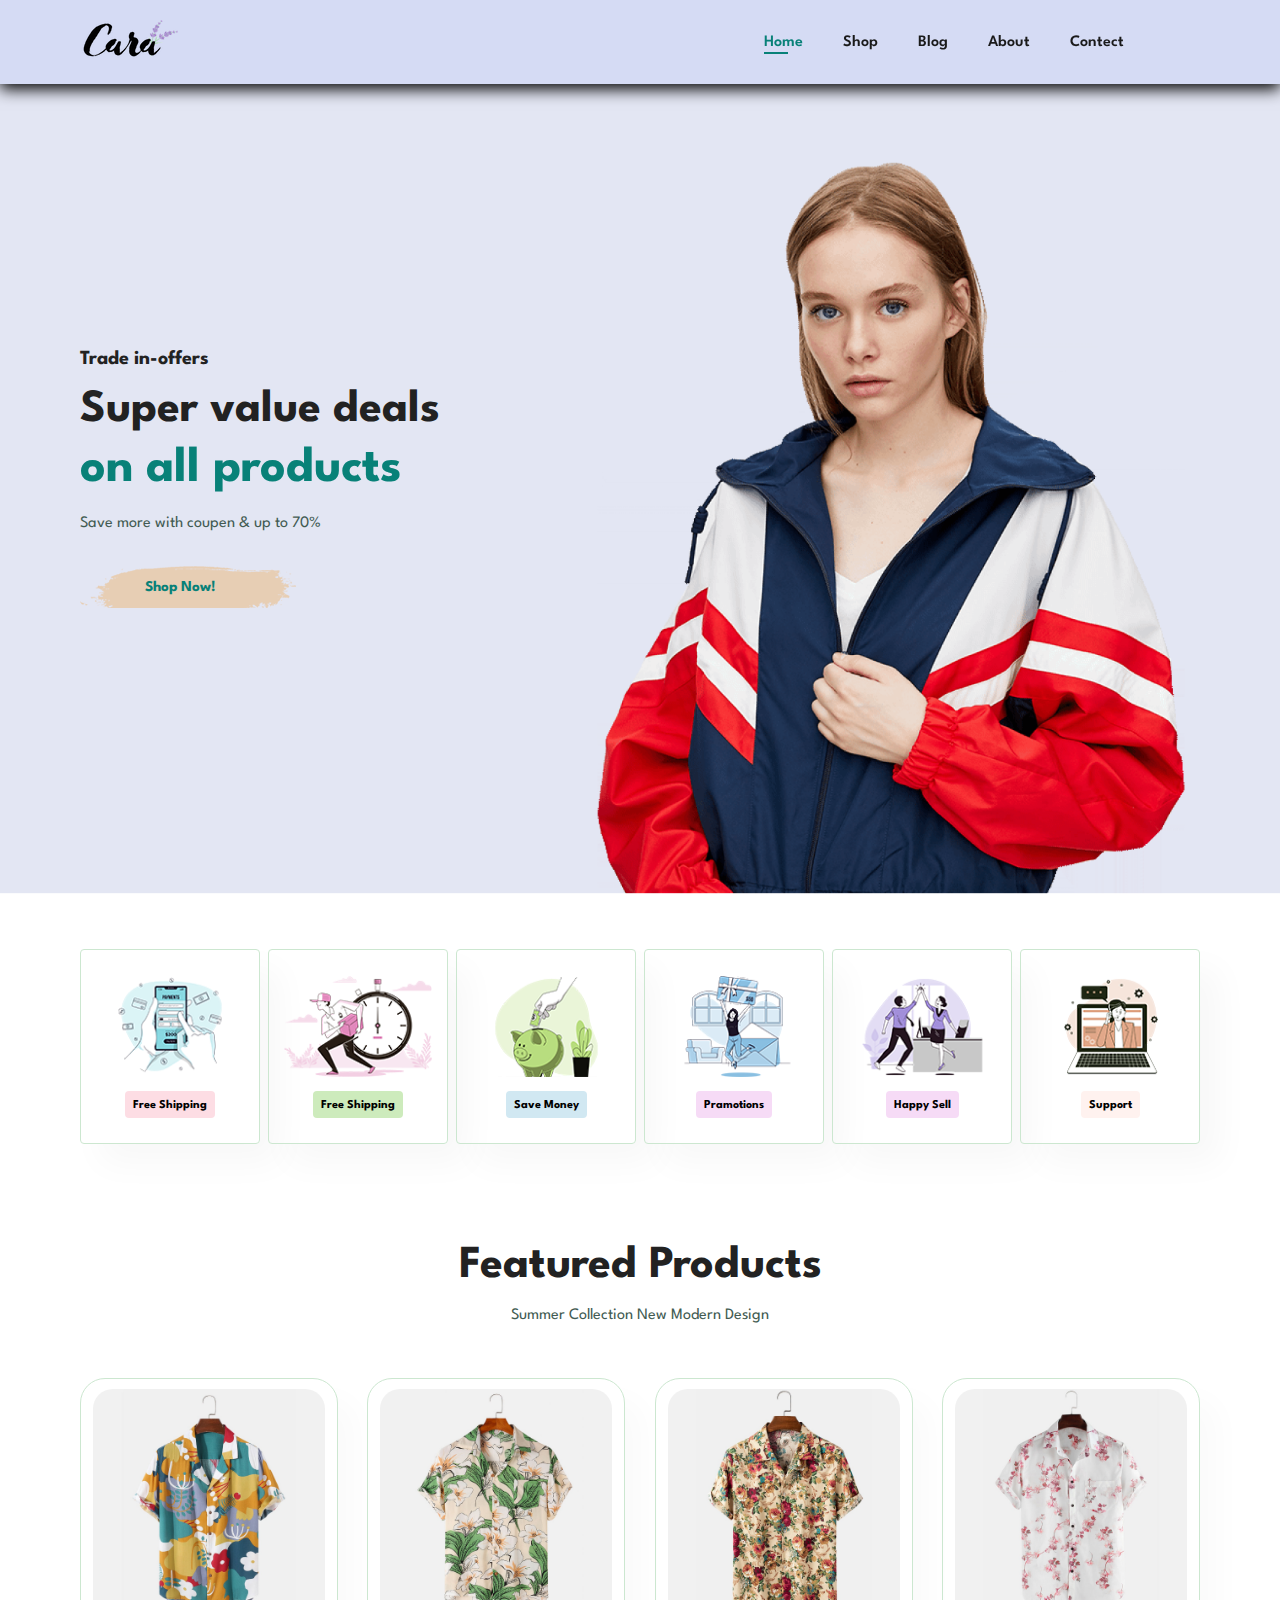
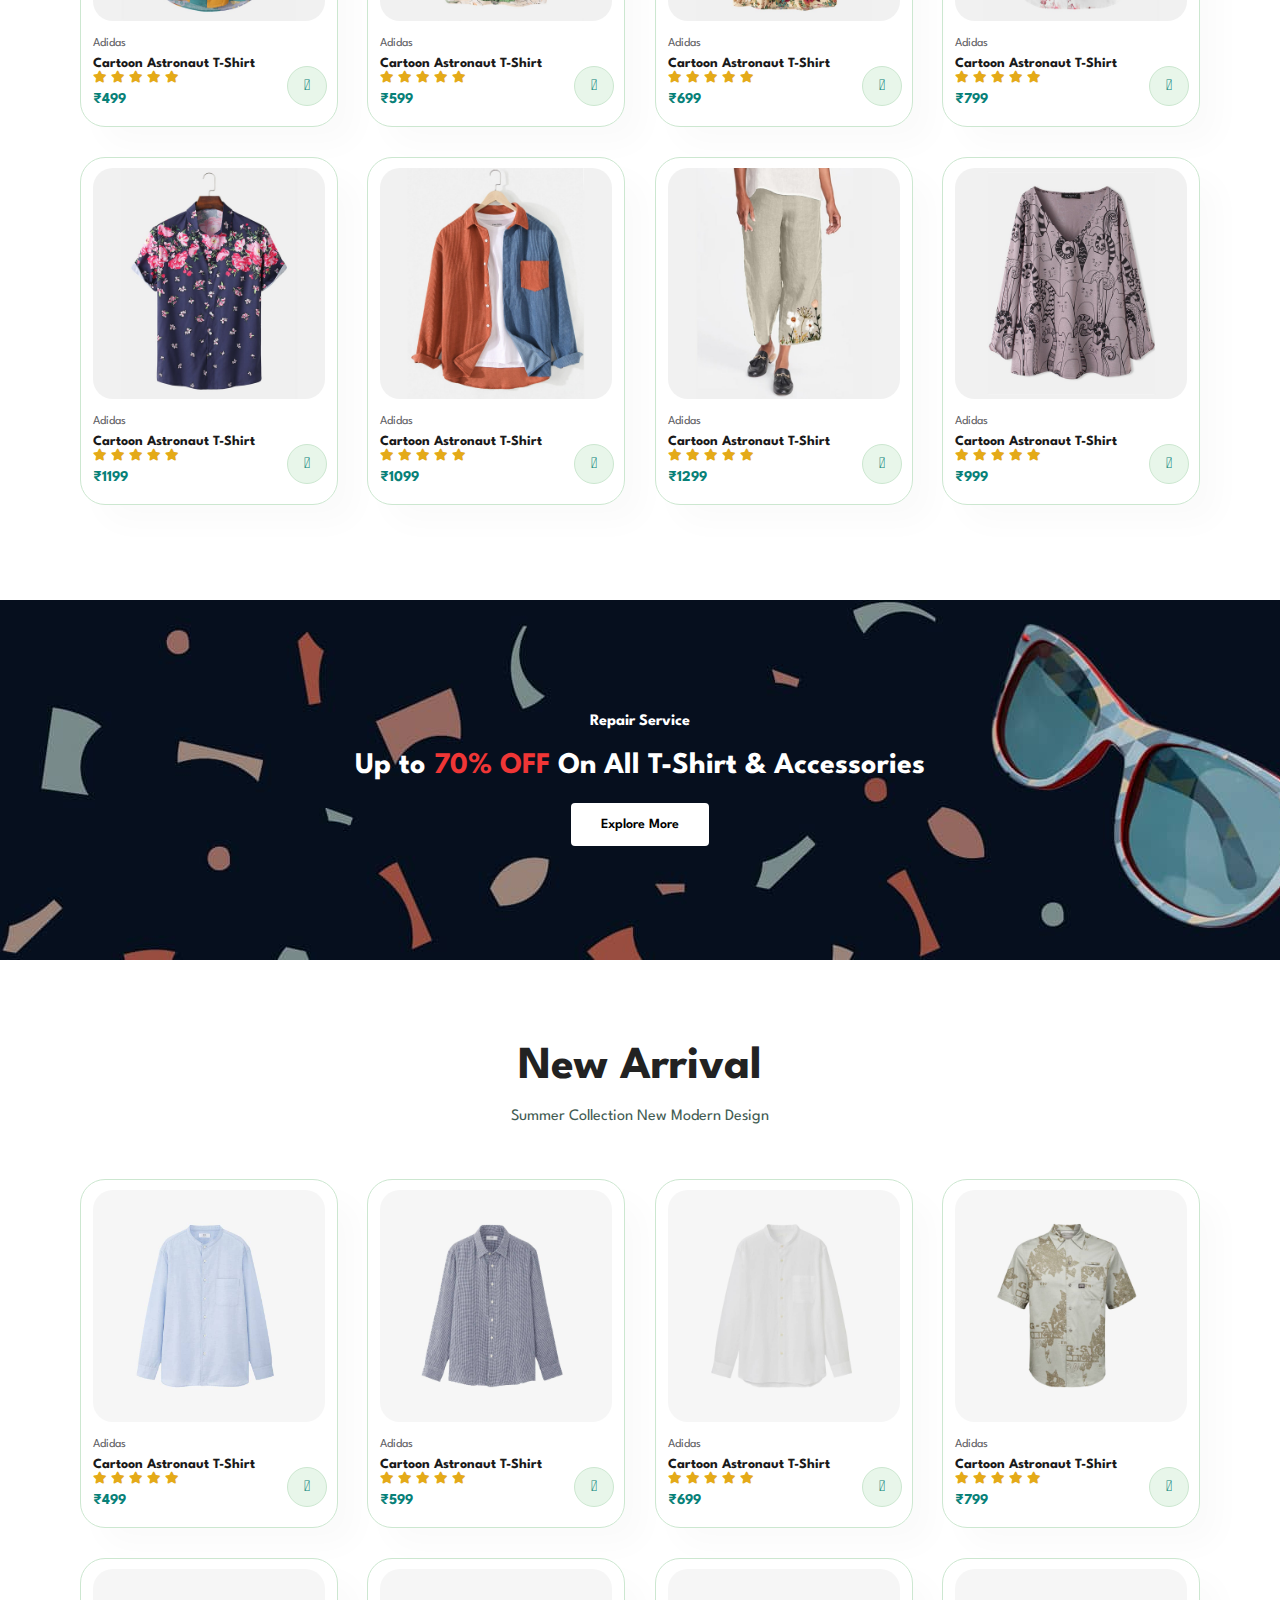
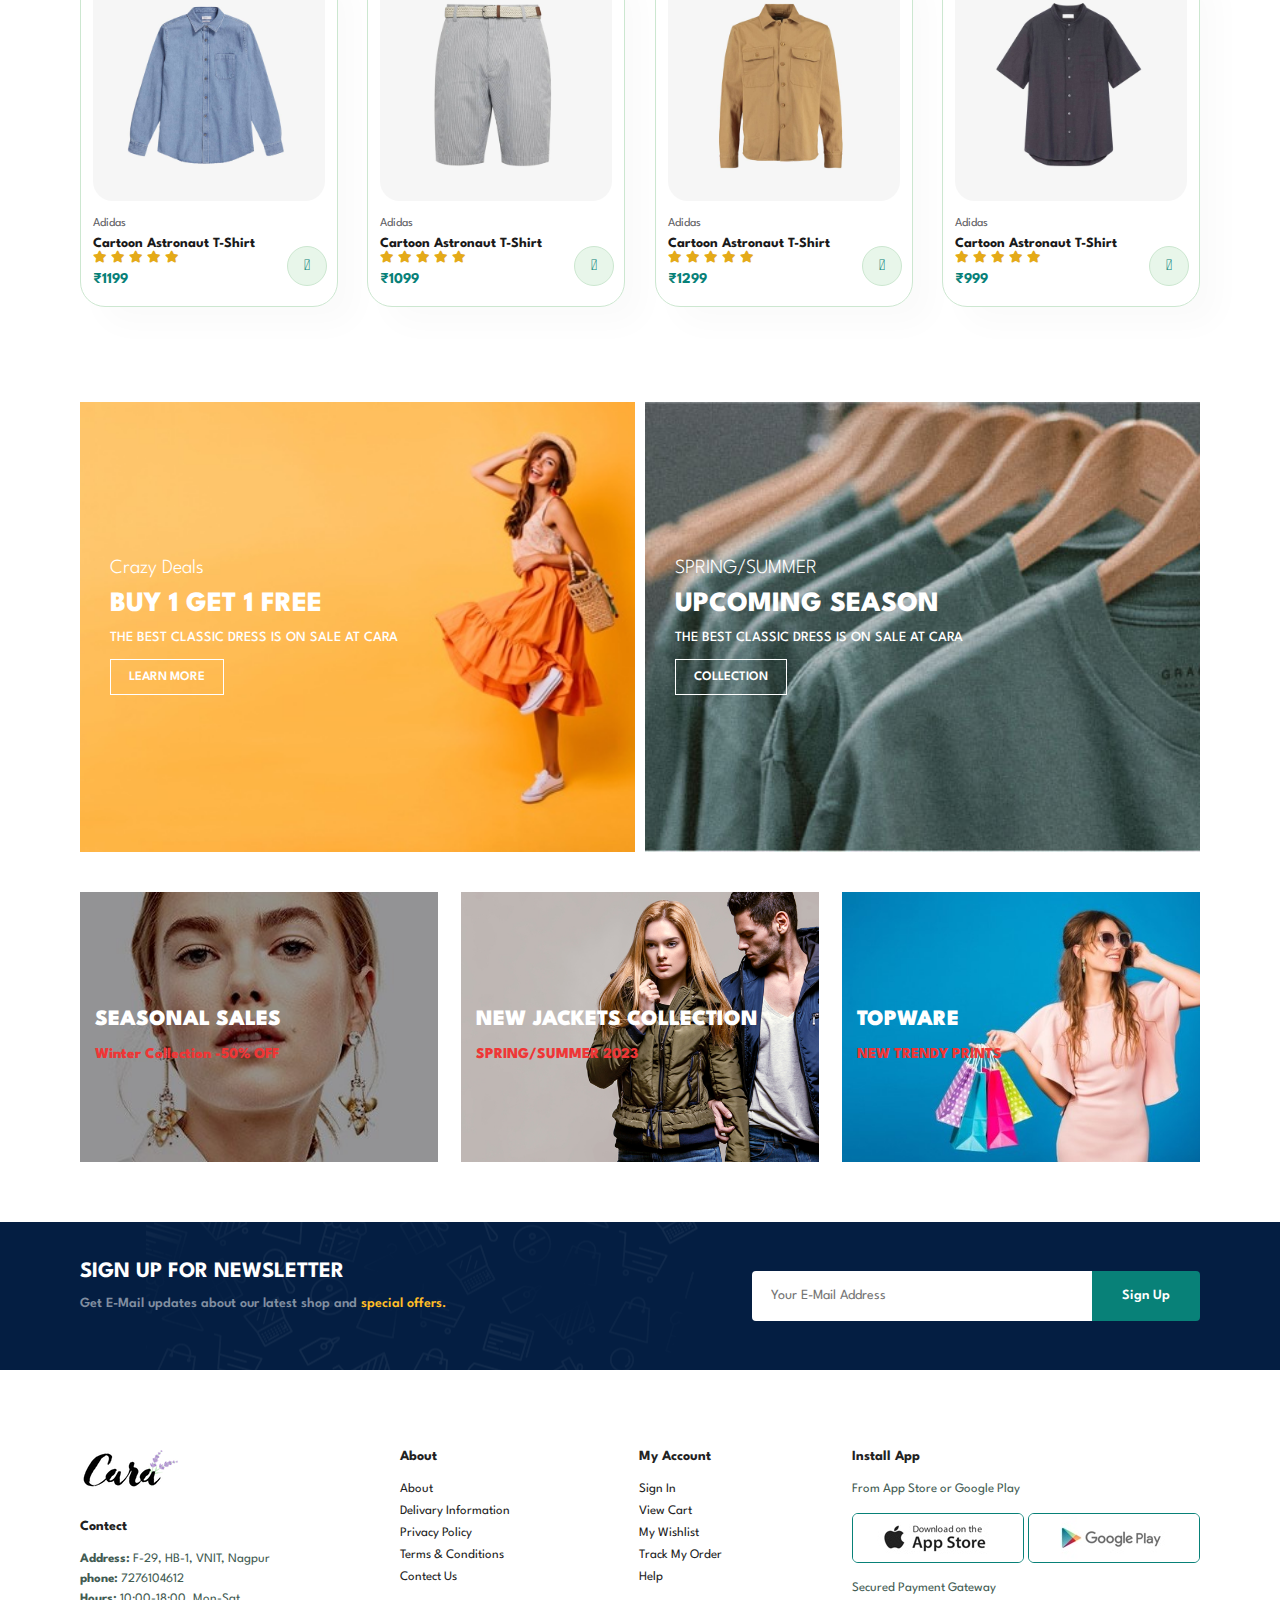
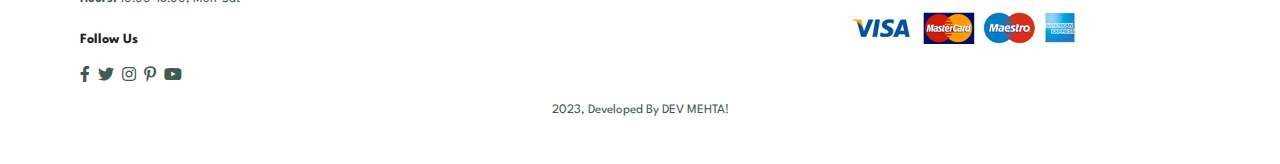
<file: index.html>
<!DOCTYPE html>
<html lang="en">
<head>
    <meta charset="UTF-8">
    <meta name="viewport" content="width=device-width, initial-scale=1.0">
    <title>Shopping</title>
    <link rel="stylesheet" href="https://pro.fontawesome.com/releases/v5.10.0/css/all.css">
    <link rel="stylesheet" href="style.css">
    <style>
        html{
            scroll-behavior: smooth;
        }

        #goToTopBtn {
          display: none;
          position: fixed;
          bottom: 20px;
          right: 20px;
          z-index: 99;
          font-size: 16px;
          border: none;
          outline: none;
          background-color: #088178;
          color: white;
          cursor: pointer;
          padding: 15px;
          border-radius: 4px;
        }
        
        #goToTopBtn:hover {
          background-color: #088178;
        }
      </style>
</head>
<body>
    
    <section id="header">
        <a href="index.html"><img src="./img/logo.png" class="logo" alt=""></a>

        <div>
            <ul id="navbar">
                <li><a class="active" href="index.html">Home</a></li>
                <li><a href="shop.html">Shop</a></li>
                <li><a href="blog.html">Blog</a></li>
                <li><a href="about.html">About</a></li>
                <li><a href="contect.html">Contect</a></li>
                <li id="lg-bag"><a href="cart.html"><i class="far fa-shopping-bag"></i></a></li>
                <a href="#" id="close"><i class="far fa-times"></i></a>
            </ul>
        </div>
        <div id="mobile">
          <a href="cart.html"><i class="far fa-shopping-bag"></i></a>
          <i id="bar" class="fas fa-outdent"></i>
        </div>
    </section>

    <section id="hero">

        <h4>Trade in-offers</h4>
        <h2>Super value deals</h2>
        <h1>on all products</h1>
        <p>Save more with coupen & up to 70%<p>
        <button>Shop Now!</button>    


    </section>

    <section id="feature" class="section-p1">
        <div class="fe-box">
            <img src="img/features/f1.png">
            <h6>Free Shipping</h6>
        </div>

        <div class="fe-box">
            <img src="img/features/f2.png">
            <h6>Free Shipping</h6>
        </div>

        <div class="fe-box">
            <img src="img/features/f3.png">
            <h6>Save Money</h6>
        </div>

        <div class="fe-box">
            <img src="img/features/f4.png">
            <h6>Pramotions</h6>
        </div>

        <div class="fe-box">
            <img src="img/features/f5.png">
            <h6>Happy Sell</h6>
        </div>

        <div class="fe-box">
            <img src="img/features/f6.png">
            <h6>Support</h6>
        </div>
    </section>

    <section id="product1" class="section-p1">
        <h2>Featured Products</h2> 
        <p>Summer Collection New Modern Design</p>
        <div class="pro-container">
            <div class="pro"onclick="window.location.href='sproduct.html';">
                <img src="img/products/f1.jpg">
                <div class="des">
                    <span>Adidas</span>
                    <h5>Cartoon Astronaut T-Shirt</h5>
                    <div class="star">
                        <i class="fas fa-star"></i>
                        <i class="fas fa-star"></i>
                        <i class="fas fa-star"></i>
                        <i class="fas fa-star"></i>
                        <i class="fas fa-star"></i>
                    </div>
                    <h4>₹499</h4>
                </div>
                <a href="#"><i class="fal fa-shopping-cart cart"></i></a>
            </div>

            <div class="pro">
                <img src="img/products/f2.jpg">
                <div class="des">
                    <span>Adidas</span>
                    <h5>Cartoon Astronaut T-Shirt</h5>
                    <div class="star">
                        <i class="fas fa-star"></i>
                        <i class="fas fa-star"></i>
                        <i class="fas fa-star"></i>
                        <i class="fas fa-star"></i>
                        <i class="fas fa-star"></i>
                    </div>
                    <h4>₹599</h4>
                </div>
                <a href="#"><i class="fal fa-shopping-cart cart"></i></a>
            </div>

            <div class="pro">
                <img src="img/products/f3.jpg">
                <div class="des">
                    <span>Adidas</span>
                    <h5>Cartoon Astronaut T-Shirt</h5>
                    <div class="star">
                        <i class="fas fa-star"></i>
                        <i class="fas fa-star"></i>
                        <i class="fas fa-star"></i>
                        <i class="fas fa-star"></i>
                        <i class="fas fa-star"></i>
                    </div>
                    <h4>₹699</h4>
                </div>
                <a href="#"><i class="fal fa-shopping-cart cart"></i></a>
            </div>

            <div class="pro">
                <img src="img/products/f4.jpg">
                <div class="des">
                    <span>Adidas</span>
                    <h5>Cartoon Astronaut T-Shirt</h5>
                    <div class="star">
                        <i class="fas fa-star"></i>
                        <i class="fas fa-star"></i>
                        <i class="fas fa-star"></i>
                        <i class="fas fa-star"></i>
                        <i class="fas fa-star"></i>
                    </div>
                    <h4>₹799</h4>
                </div>
                <a href="#"><i class="fal fa-shopping-cart cart"></i></a>
            </div>

            <div class="pro">
                <img src="img/products/f5.jpg">
                <div class="des">
                    <span>Adidas</span>
                    <h5>Cartoon Astronaut T-Shirt</h5>
                    <div class="star">
                        <i class="fas fa-star"></i>
                        <i class="fas fa-star"></i>
                        <i class="fas fa-star"></i>
                        <i class="fas fa-star"></i>
                        <i class="fas fa-star"></i>
                    </div>
                    <h4>₹1199</h4>
                </div>
                <a href="#"><i class="fal fa-shopping-cart cart"></i></a>
            </div>

            <div class="pro">
                <img src="img/products/f6.jpg">
                <div class="des">
                    <span>Adidas</span>
                    <h5>Cartoon Astronaut T-Shirt</h5>
                    <div class="star">
                        <i class="fas fa-star"></i>
                        <i class="fas fa-star"></i>
                        <i class="fas fa-star"></i>
                        <i class="fas fa-star"></i>
                        <i class="fas fa-star"></i>
                    </div>
                    <h4>₹1099</h4>
                </div>
                <a href="#"><i class="fal fa-shopping-cart cart"></i></a>
            </div>

            <div class="pro">
                <img src="img/products/f7.jpg">
                <div class="des">
                    <span>Adidas</span>
                    <h5>Cartoon Astronaut T-Shirt</h5>
                    <div class="star">
                        <i class="fas fa-star"></i>
                        <i class="fas fa-star"></i>
                        <i class="fas fa-star"></i>
                        <i class="fas fa-star"></i>
                        <i class="fas fa-star"></i>
                    </div>
                    <h4>₹1299</h4>
                </div>
                <a href="#"><i class="fal fa-shopping-cart cart"></i></a>
            </div>

            <div class="pro">
                <img src="img/products/f8.jpg">
                <div class="des">
                    <span>Adidas</span>
                    <h5>Cartoon Astronaut T-Shirt</h5>
                    <div class="star">
                        <i class="fas fa-star"></i>
                        <i class="fas fa-star"></i>
                        <i class="fas fa-star"></i>
                        <i class="fas fa-star"></i>
                        <i class="fas fa-star"></i>
                    </div>
                    <h4>₹999</h4>
                </div>
                <a href="#"><i class="fal fa-shopping-cart cart"></i></a>
            </div>
        </div>
    </section>

    <section id="banner" class="section-m1">
        <h4>Repair Service</h4>
        <h2>Up to <span>70% OFF</span> On All T-Shirt & Accessories</h2>
        <button class="normal">Explore More</button>
    </section>

    <section id="product1" class="section-p1">
        <h2>New Arrival</h2> 
        <p>Summer Collection New Modern Design</p>
        <div class="pro-container">
            <div class="pro">
                <img src="img/products/n1.jpg">
                <div class="des">
                    <span>Adidas</span>
                    <h5>Cartoon Astronaut T-Shirt</h5>
                    <div class="star">
                        <i class="fas fa-star"></i>
                        <i class="fas fa-star"></i>
                        <i class="fas fa-star"></i>
                        <i class="fas fa-star"></i>
                        <i class="fas fa-star"></i>
                    </div>
                    <h4>₹499</h4>
                </div>
                <a href="#"><i class="fal fa-shopping-cart cart"></i></a>
            </div>

            <div class="pro">
                <img src="img/products/n2.jpg">
                <div class="des">
                    <span>Adidas</span>
                    <h5>Cartoon Astronaut T-Shirt</h5>
                    <div class="star">
                        <i class="fas fa-star"></i>
                        <i class="fas fa-star"></i>
                        <i class="fas fa-star"></i>
                        <i class="fas fa-star"></i>
                        <i class="fas fa-star"></i>
                    </div>
                    <h4>₹599</h4>
                </div>
                <a href="#"><i class="fal fa-shopping-cart cart"></i></a>
            </div>

            <div class="pro">
                <img src="img/products/n3.jpg">
                <div class="des">
                    <span>Adidas</span>
                    <h5>Cartoon Astronaut T-Shirt</h5>
                    <div class="star">
                        <i class="fas fa-star"></i>
                        <i class="fas fa-star"></i>
                        <i class="fas fa-star"></i>
                        <i class="fas fa-star"></i>
                        <i class="fas fa-star"></i>
                    </div>
                    <h4>₹699</h4>
                </div>
                <a href="#"><i class="fal fa-shopping-cart cart"></i></a>
            </div>

            <div class="pro">
                <img src="img/products/n4.jpg">
                <div class="des">
                    <span>Adidas</span>
                    <h5>Cartoon Astronaut T-Shirt</h5>
                    <div class="star">
                        <i class="fas fa-star"></i>
                        <i class="fas fa-star"></i>
                        <i class="fas fa-star"></i>
                        <i class="fas fa-star"></i>
                        <i class="fas fa-star"></i>
                    </div>
                    <h4>₹799</h4>
                </div>
                <a href="#"><i class="fal fa-shopping-cart cart"></i></a>
            </div>

            <div class="pro">
                <img src="img/products/n5.jpg">
                <div class="des">
                    <span>Adidas</span>
                    <h5>Cartoon Astronaut T-Shirt</h5>
                    <div class="star">
                        <i class="fas fa-star"></i>
                        <i class="fas fa-star"></i>
                        <i class="fas fa-star"></i>
                        <i class="fas fa-star"></i>
                        <i class="fas fa-star"></i>
                    </div>
                    <h4>₹1199</h4>
                </div>
                <a href="#"><i class="fal fa-shopping-cart cart"></i></a>
            </div>

            <div class="pro">
                <img src="img/products/n6.jpg">
                <div class="des">
                    <span>Adidas</span>
                    <h5>Cartoon Astronaut T-Shirt</h5>
                    <div class="star">
                        <i class="fas fa-star"></i>
                        <i class="fas fa-star"></i>
                        <i class="fas fa-star"></i>
                        <i class="fas fa-star"></i>
                        <i class="fas fa-star"></i>
                    </div>
                    <h4>₹1099</h4>
                </div>
                <a href="#"><i class="fal fa-shopping-cart cart"></i></a>
            </div>

            <div class="pro">
                <img src="img/products/n7.jpg">
                <div class="des">
                    <span>Adidas</span>
                    <h5>Cartoon Astronaut T-Shirt</h5>
                    <div class="star">
                        <i class="fas fa-star"></i>
                        <i class="fas fa-star"></i>
                        <i class="fas fa-star"></i>
                        <i class="fas fa-star"></i>
                        <i class="fas fa-star"></i>
                    </div>
                    <h4>₹1299</h4>
                </div>
                <a href="#"><i class="fal fa-shopping-cart cart"></i></a>
            </div>

            <div class="pro">
                <img src="img/products/n8.jpg">
                <div class="des">
                    <span>Adidas</span>
                    <h5>Cartoon Astronaut T-Shirt</h5>
                    <div class="star">
                        <i class="fas fa-star"></i>
                        <i class="fas fa-star"></i>
                        <i class="fas fa-star"></i>
                        <i class="fas fa-star"></i>
                        <i class="fas fa-star"></i>
                    </div>
                    <h4>₹999</h4>
                </div>
                <a href="#"><i class="fal fa-shopping-cart cart"></i></a>
            </div>
        </div>
    </section>

    <section id="sm-banner" class="section-p1">
        <div class="banner-box">
           <h4> Crazy Deals</h4>
           <h2>BUY 1 GET 1 FREE</h2>
           <span>THE BEST CLASSIC DRESS IS ON SALE AT CARA</span>
           <button class="white">LEARN MORE</button>
        </div>
        <div class="banner-box banner-box2">
           <h4> SPRING/SUMMER</h4>
           <h2>UPCOMING SEASON</h2>
           <span>THE BEST CLASSIC DRESS IS ON SALE AT CARA</span>
           <button class="white">COLLECTION</button>
        </div>
    </section>

    <section id="banner3">
        <div class="banner-box">
            <h2>SEASONAL SALES</h2>
            <h3>Winter Collection -50% OFF</h3>
         </div>

        <div class="banner-box banner-box2">
            <h2>NEW JACKETS COLLECTION</h2>
            <h3>SPRING/SUMMER 2023</h3>
         </div>

        <div class="banner-box banner-box3">
            <h2>TOPWARE</h2>
            <h3>NEW TRENDY PRINTS</h3>
         </div>
    </section>

    <section id="newsletter" class="section-p1 section-m1">
        <div class="newstext">
            <h4>SIGN UP FOR NEWSLETTER</h4>
            <p>Get E-Mail updates about our latest shop and <span>special offers.</span></p>
        </div>
        <div class="form">
            <input type="text" placeholder="Your E-Mail Address">
            <button class="normal">Sign Up</button>
        </div>
    </section>

    <footer class="section-p1">
      <div class="col">
        <img class="logo" src="img/logo.png">
        <h4>Contect</h4>
        <p><strong>Address:</strong> F-29, HB-1, VNIT, Nagpur</p>
        <p><strong>phone:</strong> 7276104612</p>
        <p><strong>Hours:</strong> 10:00-18:00, Mon-Sat</p>

        <div class="follow">
            <h4>Follow Us</h4>
            <div class="icon">
                <i class="fab fa-facebook-f"></i>
                <i class="fab fa-twitter"></i>
                <i class="fab fa-instagram"></i>
                <i class="fab fa-pinterest-p"></i>
                <i class="fab fa-youtube"></i>
            </div>
        </div>
      </div>

      <div class="col">
        <h4>About</h4>
        <a href="#">About</a>
        <a href="#">Delivary Information</a>
        <a href="#">Privacy Policy</a>
        <a href="#">Terms & Conditions</a>
        <a href="#">Contect Us</a>
      </div>

      <div class="col">
        <h4>My Account</h4>
        <a href="#">Sign In</a>
        <a href="#">View Cart</a>
        <a href="#">My Wishlist</a>
        <a href="#">Track My Order</a>
        <a href="#">Help</a>
      </div>

      <div class="col install">
        <h4>Install App</h4>
        <p>From App Store or Google Play</p>
        <div class="row">
            <img src="img/pay/app.jpg">
            <img src="img/pay/play.jpg">
        </div>
        <p>Secured Payment Gateway</p>
        <img src="img/pay/pay.png">
      </div>

      <div class="copyright">
        <p>2023, Developed By DEV MEHTA!</p>
      </div>
    </footer>

  <button onclick="goToTop()" id="goToTopBtn" title="Go to Top"><i class="fas fa-arrow-up"></i></button>

    <script src="script.js"></script>
</body>
</html>
</file>
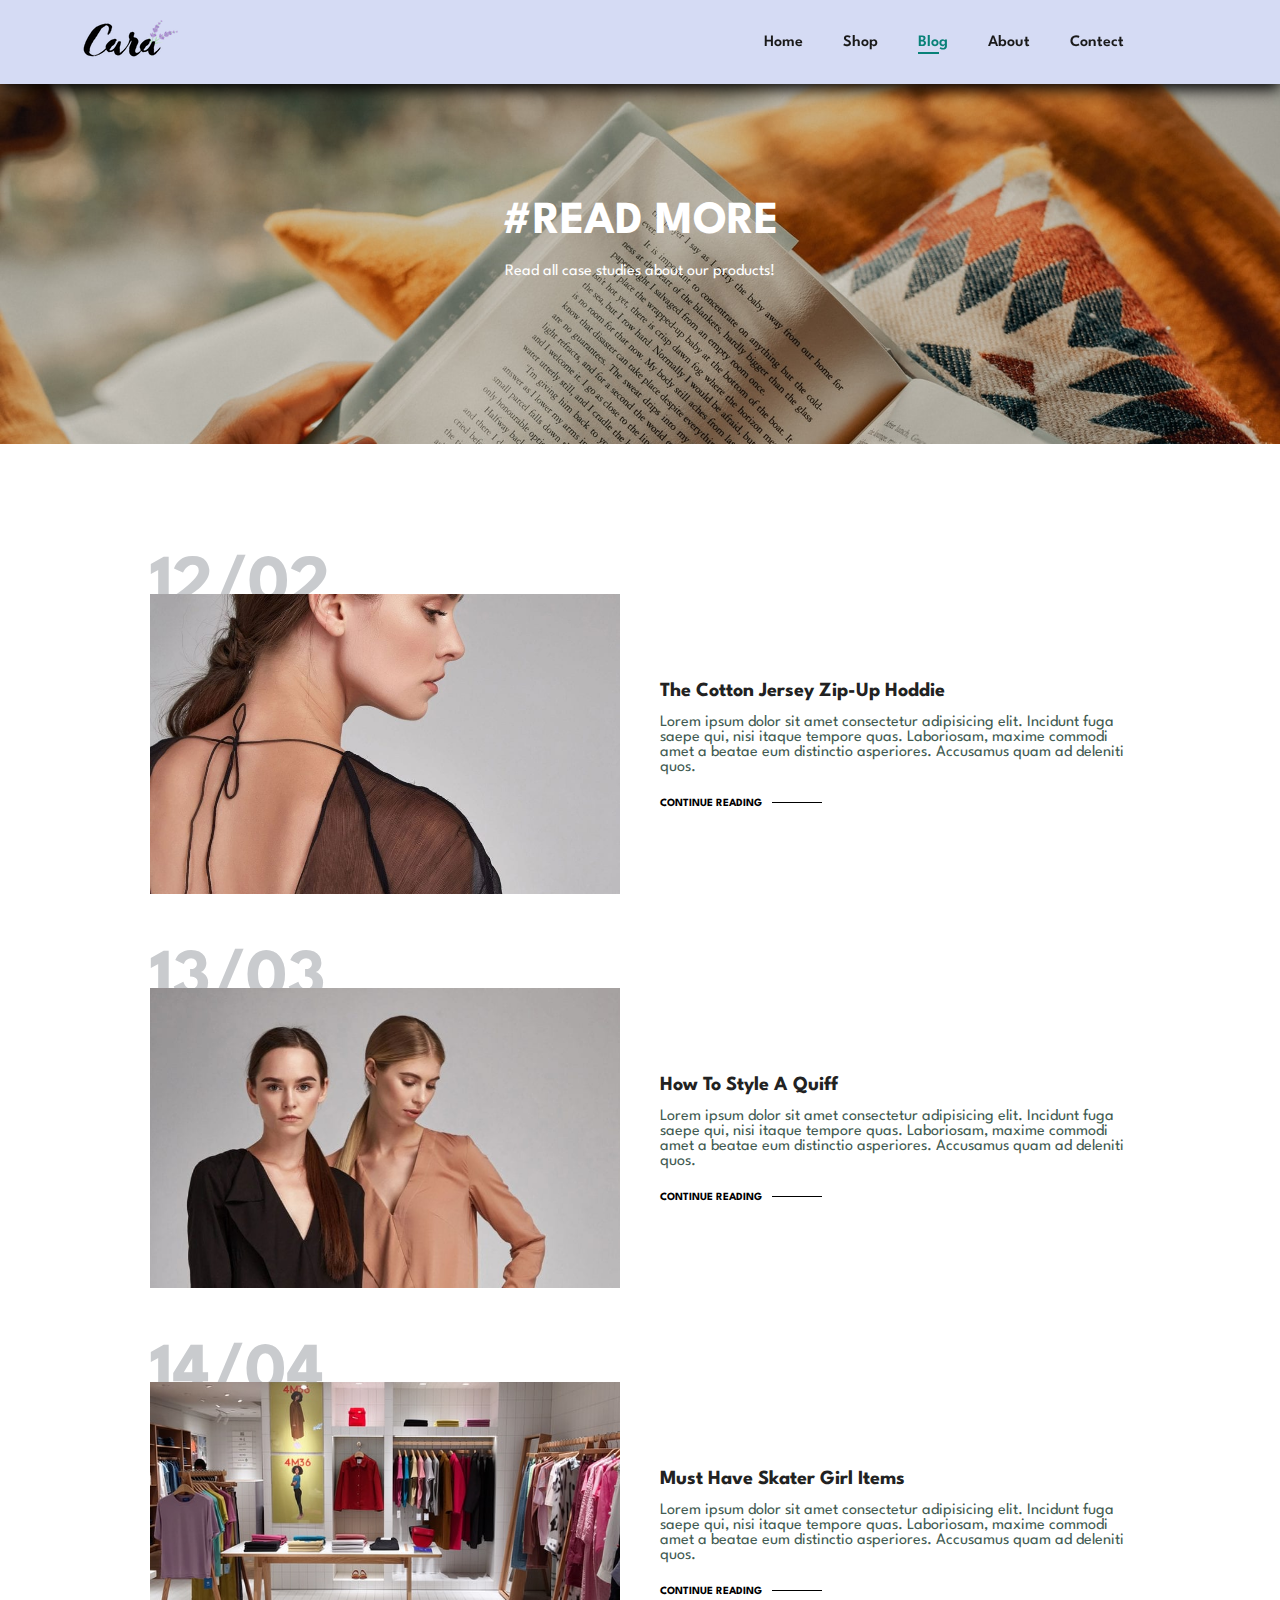
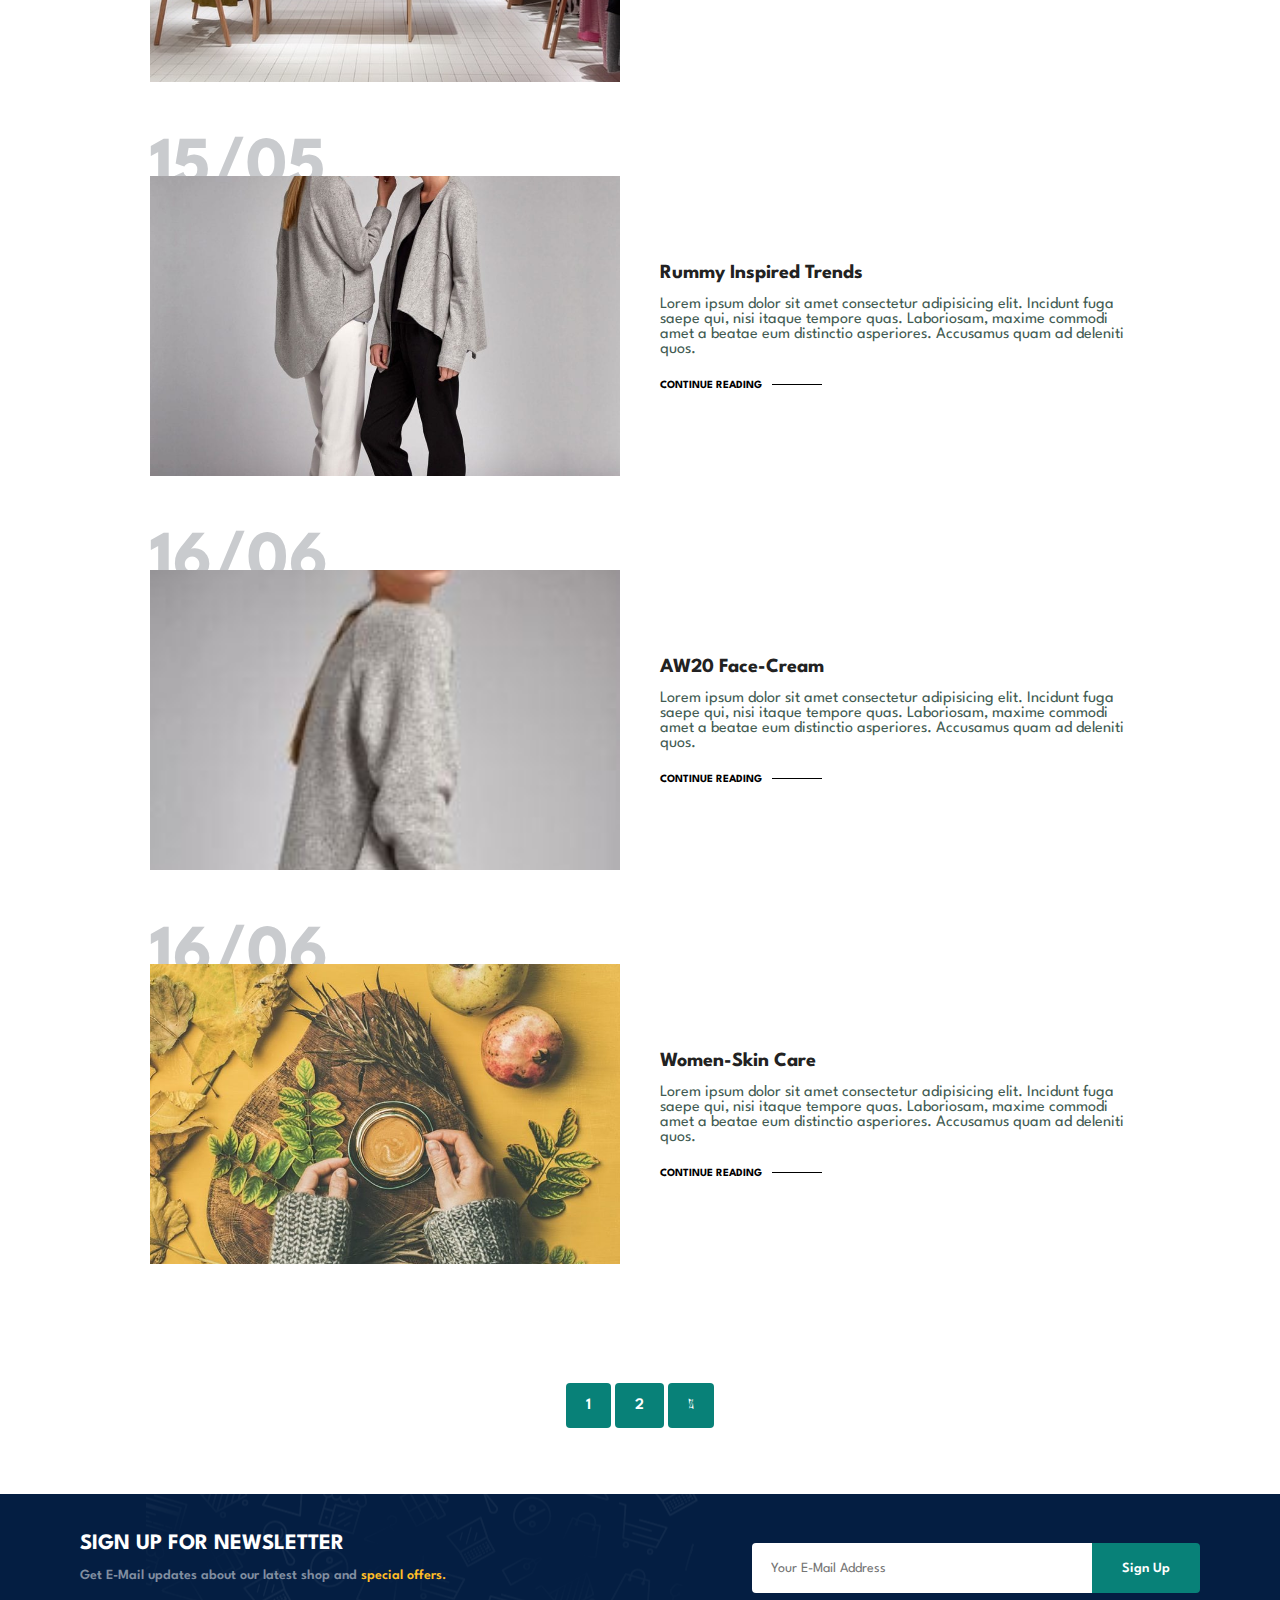
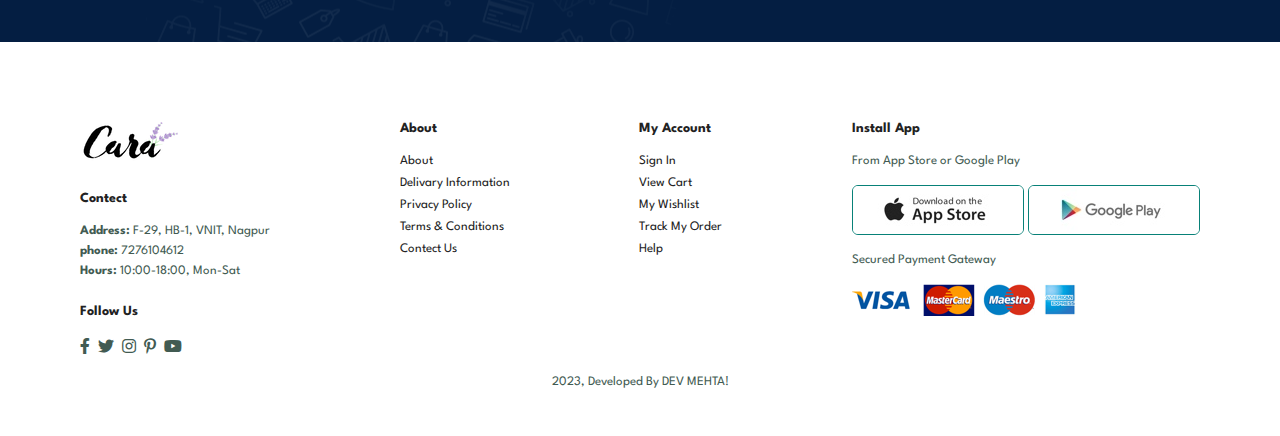
<file: blog.html>
<!DOCTYPE html>
<html lang="en">
<head>
    <meta charset="UTF-8">
    <meta name="viewport" content="width=device-width, initial-scale=1.0">
    <title>Shopping</title>
    <link rel="stylesheet" href="https://pro.fontawesome.com/releases/v5.10.0/css/all.css">
    <link rel="stylesheet" href="style.css">

    <style>
      html{
          scroll-behavior: smooth;
      }

      #goToTopBtn {
        display: none;
        position: fixed;
        bottom: 20px;
        right: 20px;
        z-index: 99;
        font-size: 16px;
        border: none;
        outline: none;
        background-color: #088178;
        color: white;
        cursor: pointer;
        padding: 15px;
        border-radius: 4px;
      }
      
      #goToTopBtn:hover {
        background-color: #088178;
      }
    </style>

</head>
<body>
     
    <section id="header">
        <a href="#"><img src="./img/logo.png" class="logo" alt=""></a>

        <div>
            <ul id="navbar">
                <li><a href="index.html">Home</a></li>
                <li><a href="shop.html">Shop</a></li>
                <li><a class="active" href="blog.html">Blog</a></li>
                <li><a href="about.html">About</a></li>
                <li><a href="contect.html">Contect</a></li>
                <li id="lg-bag"><a href="cart.html"><i class="far fa-shopping-bag"></i></a></li>
                <a href="#" id="close"><i class="far fa-times"></i></a>
            </ul>
        </div>
        <div id="mobile">
          <a href="cart.html"><i class="far fa-shopping-bag"></i></a>
          <i id="bar" class="fas fa-outdent"></i>
        </div>
    </section>

    <section id="page-header" class="blog-header">

        <h2>#READ MORE</h2>
        <p>Read all case studies about our products!<p>    

    </section>

    <section id="blog">
        <div class="blog-box">
            <div class="blog-img">
            <img src="/img/blog/b1.jpg">
        </div>
        <div class="blog-details">
            <h4>The Cotton Jersey Zip-Up Hoddie</h4>
            <p>Lorem ipsum dolor sit amet consectetur adipisicing elit. Incidunt fuga saepe qui, nisi itaque tempore quas. Laboriosam, maxime commodi amet a beatae eum distinctio asperiores. Accusamus quam ad deleniti quos. </p>
            <a href="#">CONTINUE READING</a>
        </div>
        <h1>12/02</h1>
      </div>  
        <div class="blog-box">
            <div class="blog-img">
            <img src="/img/blog/b2.jpg">
        </div>
        <div class="blog-details">
            <h4>How To Style A Quiff</h4>
            <p>Lorem ipsum dolor sit amet consectetur adipisicing elit. Incidunt fuga saepe qui, nisi itaque tempore quas. Laboriosam, maxime commodi amet a beatae eum distinctio asperiores. Accusamus quam ad deleniti quos. </p>
            <a href="#">CONTINUE READING</a>
        </div>
        <h1>13/03</h1>
      </div>  
        <div class="blog-box">
            <div class="blog-img">
            <img src="/img/blog/b3.jpg">
        </div>
        <div class="blog-details">
            <h4>Must Have Skater Girl Items</h4>
            <p>Lorem ipsum dolor sit amet consectetur adipisicing elit. Incidunt fuga saepe qui, nisi itaque tempore quas. Laboriosam, maxime commodi amet a beatae eum distinctio asperiores. Accusamus quam ad deleniti quos. </p>
            <a href="#">CONTINUE READING</a>
        </div>
        <h1>14/04</h1>
      </div>  
        <div class="blog-box">
            <div class="blog-img">
            <img src="/img/blog/b4.jpg">
        </div>
        <div class="blog-details">
            <h4>Rummy Inspired Trends</h4>
            <p>Lorem ipsum dolor sit amet consectetur adipisicing elit. Incidunt fuga saepe qui, nisi itaque tempore quas. Laboriosam, maxime commodi amet a beatae eum distinctio asperiores. Accusamus quam ad deleniti quos. </p>
            <a href="#">CONTINUE READING</a>
        </div>
        <h1>15/05</h1>
      </div>  
        <div class="blog-box">
            <div class="blog-img">
            <img src="/img/blog/b5.jpg">
        </div>
        <div class="blog-details">
            <h4>AW20 Face-Cream</h4>
            <p>Lorem ipsum dolor sit amet consectetur adipisicing elit. Incidunt fuga saepe qui, nisi itaque tempore quas. Laboriosam, maxime commodi amet a beatae eum distinctio asperiores. Accusamus quam ad deleniti quos. </p>
            <a href="#">CONTINUE READING</a>
        </div>
        <h1>16/06</h1>
      </div>  
        <div class="blog-box">
            <div class="blog-img">
            <img src="/img/blog/b6.jpg">
        </div>
        <div class="blog-details">
            <h4>Women-Skin Care</h4>
            <p>Lorem ipsum dolor sit amet consectetur adipisicing elit. Incidunt fuga saepe qui, nisi itaque tempore quas. Laboriosam, maxime commodi amet a beatae eum distinctio asperiores. Accusamus quam ad deleniti quos. </p>
            <a href="#">CONTINUE READING</a>
        </div>
        <h1>16/06</h1>
      </div>  
    </section>

    <section id="pagination" class="section-p1">
        <a href="#">1</a>
        <a href="#">2</a>
        <a href="#"><i class="fal fa-long-arrow-alt-right"></i></a>
    </section>

    <section id="newsletter" class="section-p1 section-m1">
        <div class="newstext">
            <h4>SIGN UP FOR NEWSLETTER</h4>
            <p>Get E-Mail updates about our latest shop and <span>special offers.</span></p>
        </div>
        <div class="form">
            <input type="text" placeholder="Your E-Mail Address">
            <button class="normal">Sign Up</button>
        </div>
    </section>

    <footer class="section-p1">
      <div class="col">
        <img class="logo" src="img/logo.png">
        <h4>Contect</h4>
        <p><strong>Address:</strong> F-29, HB-1, VNIT, Nagpur</p>
        <p><strong>phone:</strong> 7276104612</p>
        <p><strong>Hours:</strong> 10:00-18:00, Mon-Sat</p>

        <div class="follow">
            <h4>Follow Us</h4>
            <div class="icon">
                <i class="fab fa-facebook-f"></i>
                <i class="fab fa-twitter"></i>
                <i class="fab fa-instagram"></i>
                <i class="fab fa-pinterest-p"></i>
                <i class="fab fa-youtube"></i>
            </div>
        </div>
      </div>

      <div class="col">
        <h4>About</h4>
        <a href="#">About</a>
        <a href="#">Delivary Information</a>
        <a href="#">Privacy Policy</a>
        <a href="#">Terms & Conditions</a>
        <a href="#">Contect Us</a>
      </div>

      <div class="col">
        <h4>My Account</h4>
        <a href="#">Sign In</a>
        <a href="#">View Cart</a>
        <a href="#">My Wishlist</a>
        <a href="#">Track My Order</a>
        <a href="#">Help</a>
      </div>

      <div class="col install">
        <h4>Install App</h4>
        <p>From App Store or Google Play</p>
        <div class="row">
            <img src="img/pay/app.jpg">
            <img src="img/pay/play.jpg">
        </div>
        <p>Secured Payment Gateway</p>
        <img src="img/pay/pay.png">
      </div>

      <div class="copyright">
        <p>2023, Developed By DEV MEHTA!</p>
      </div>
    </footer>

    <button onclick="goToTop()" id="goToTopBtn" title="Go to Top"><i class="fas fa-arrow-up"></i></button>

    <script src="script.js"></script>
</body>
</html>
</file>
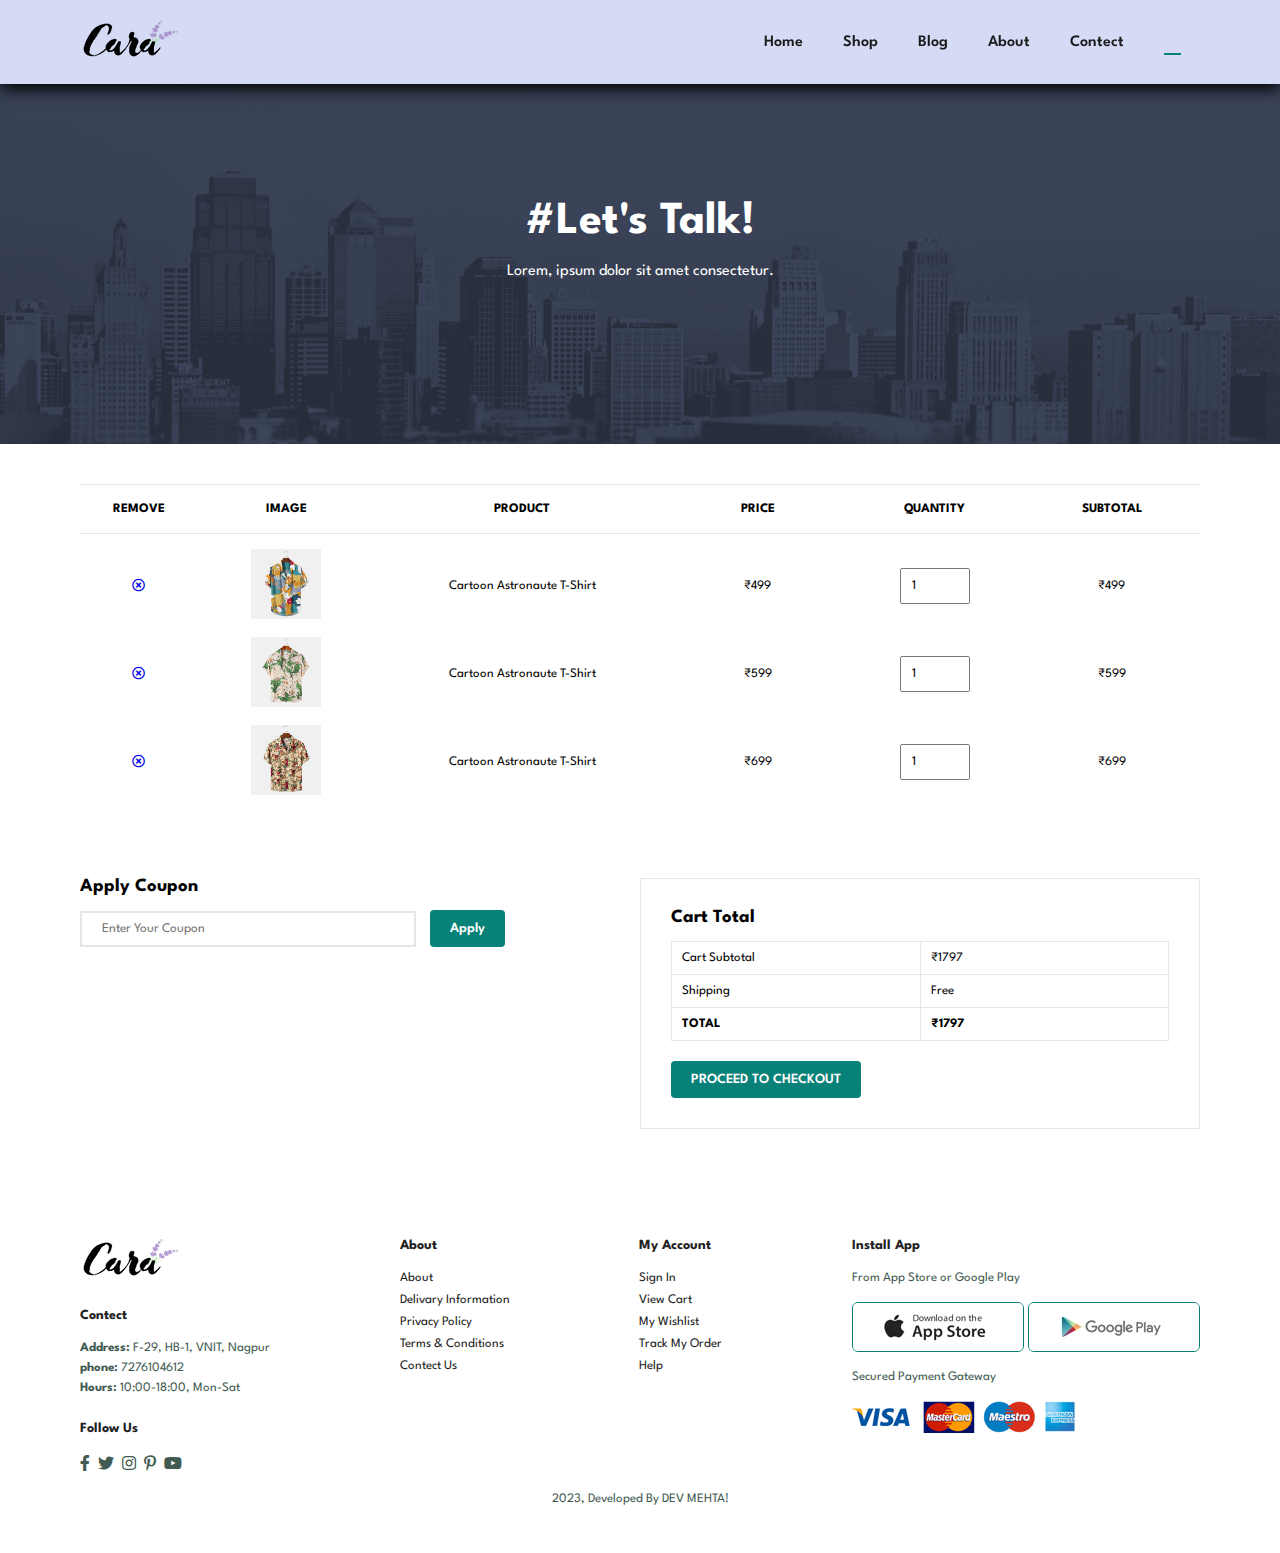
<file: cart.html>
<!DOCTYPE html>
<html lang="en">
<head>
    <meta charset="UTF-8">
    <meta name="viewport" content="width=device-width, initial-scale=1.0">
    <title>Shopping</title>
    <link rel="stylesheet" href="https://pro.fontawesome.com/releases/v5.10.0/css/all.css">
    <link rel="stylesheet" href="style.css">

    <style>
        html{
            scroll-behavior: smooth;
        }

        #goToTopBtn {
          display: none;
          position: fixed;
          bottom: 20px;
          right: 20px;
          z-index: 99;
          font-size: 16px;
          border: none;
          outline: none;
          background-color: #088178;
          color: white;
          cursor: pointer;
          padding: 15px;
          border-radius: 4px;
        }
        
        #goToTopBtn:hover {
          background-color: #088178;
        }
      </style>

</head>
<body>
     
    <section id="header">
        <a href="#"><img src="./img/logo.png" class="logo" alt=""></a>

        <div>
            <ul id="navbar">
                <li><a href="index.html">Home</a></li>
                <li><a href="shop.html">Shop</a></li>
                <li><a href="blog.html">Blog</a></li>
                <li><a href="about.html">About</a></li>
                <li><a  href="contect.html">Contect</a></li>
                <li id="lg-bag"><a class="active" href="cart.html"><i class="far fa-shopping-bag"></i></a></li>
                <a href="#" id="close"><i class="far fa-times"></i></a>
            </ul>
        </div>
        <div id="mobile">
          <a href="cart.html"><i class="far fa-shopping-bag"></i></a>
          <i id="bar" class="fas fa-outdent"></i>
        </div>
    </section>

    <section id="page-header" class="about-header">

        <h2>#Let's Talk!</h2>
        <p>Lorem, ipsum dolor sit amet consectetur.<p>    

    </section>

    <section id="cart" class="section-p1">
        <table width="100%">
            <thead>
                <tr>
                    <td>Remove</td>
                    <td>Image</td>
                    <td>Product</td>
                    <td>Price</td>
                    <td>Quantity</td>
                    <td>Subtotal</td>
                </tr>
            </thead>
            <tbody>
                <tr>
                    <td><a href="#"><i class="far fa-times-circle"></i></a></td>
                    <td><img src="/img/products/f1.jpg"></td>
                    <td>Cartoon Astronaute T-Shirt</td>
                    <td>₹499</td>
                    <td><input type="number" value="1"></td>
                    <td>₹499</td>
                </tr>

                <tr>
                    <td><a href="#"><i class="far fa-times-circle"></i></a></td>
                    <td><img src="/img/products/f2.jpg"></td>
                    <td>Cartoon Astronaute T-Shirt</td>
                    <td>₹599</td>
                    <td><input type="number" value="1"></td>
                    <td>₹599</td>
                </tr>

                <tr>
                    <td><a href="#"><i class="far fa-times-circle"></i></a></td>
                    <td><img src="/img/products/f3.jpg"></td>
                    <td>Cartoon Astronaute T-Shirt</td>
                    <td>₹699</td>
                    <td><input type="number" value="1"></td>
                    <td>₹699</td>
                </tr>
            </tbody>
        </table>
    </section>

    <section id="cart-add" class="section-p1">
        <div id="coupon">
            <h3>Apply Coupon</h3>
            <div>
                <input type="text" placeholder="Enter Your Coupon">
                <button class="normal">Apply</button>
            </div>
        </div>

        <div id="subtotal">
            <h3>Cart Total</h3>
            <table>
                <tr>
                    <td>Cart Subtotal</td>
                    <td>₹1797</td>
                </tr>
                <tr>
                    <td>Shipping</td>
                    <td>Free</td>
                </tr>
                <tr>
                    <td><strong>TOTAL</strong></td>
                    <td><strong>₹1797</strong></td>
                </tr>
            </table>
            <button class="normal">PROCEED TO CHECKOUT</button>
        </div>
    </section>
    
    <footer class="section-p1">
      <div class="col">
        <img class="logo" src="img/logo.png">
        <h4>Contect</h4>
        <p><strong>Address:</strong> F-29, HB-1, VNIT, Nagpur</p>
        <p><strong>phone:</strong> 7276104612</p>
        <p><strong>Hours:</strong> 10:00-18:00, Mon-Sat</p>

        <div class="follow">
            <h4>Follow Us</h4>
            <div class="icon">
                <i class="fab fa-facebook-f"></i>
                <i class="fab fa-twitter"></i>
                <i class="fab fa-instagram"></i>
                <i class="fab fa-pinterest-p"></i>
                <i class="fab fa-youtube"></i>
            </div>
        </div>
      </div>

      <div class="col">
        <h4>About</h4>
        <a href="#">About</a>
        <a href="#">Delivary Information</a>
        <a href="#">Privacy Policy</a>
        <a href="#">Terms & Conditions</a>
        <a href="#">Contect Us</a>
      </div>

      <div class="col">
        <h4>My Account</h4>
        <a href="#">Sign In</a>
        <a href="#">View Cart</a>
        <a href="#">My Wishlist</a>
        <a href="#">Track My Order</a>
        <a href="#">Help</a>
      </div>

      <div class="col install">
        <h4>Install App</h4>
        <p>From App Store or Google Play</p>
        <div class="row">
            <img src="img/pay/app.jpg">
            <img src="img/pay/play.jpg">
        </div>
        <p>Secured Payment Gateway</p>
        <img src="img/pay/pay.png">
      </div>

      <div class="copyright">
        <p>2023, Developed By DEV MEHTA!</p>
      </div>
    </footer>

    <button onclick="goToTop()" id="goToTopBtn" title="Go to Top"><i class="fas fa-arrow-up"></i></button>

    <script src="script.js"></script>
</body>
</html>
</file>
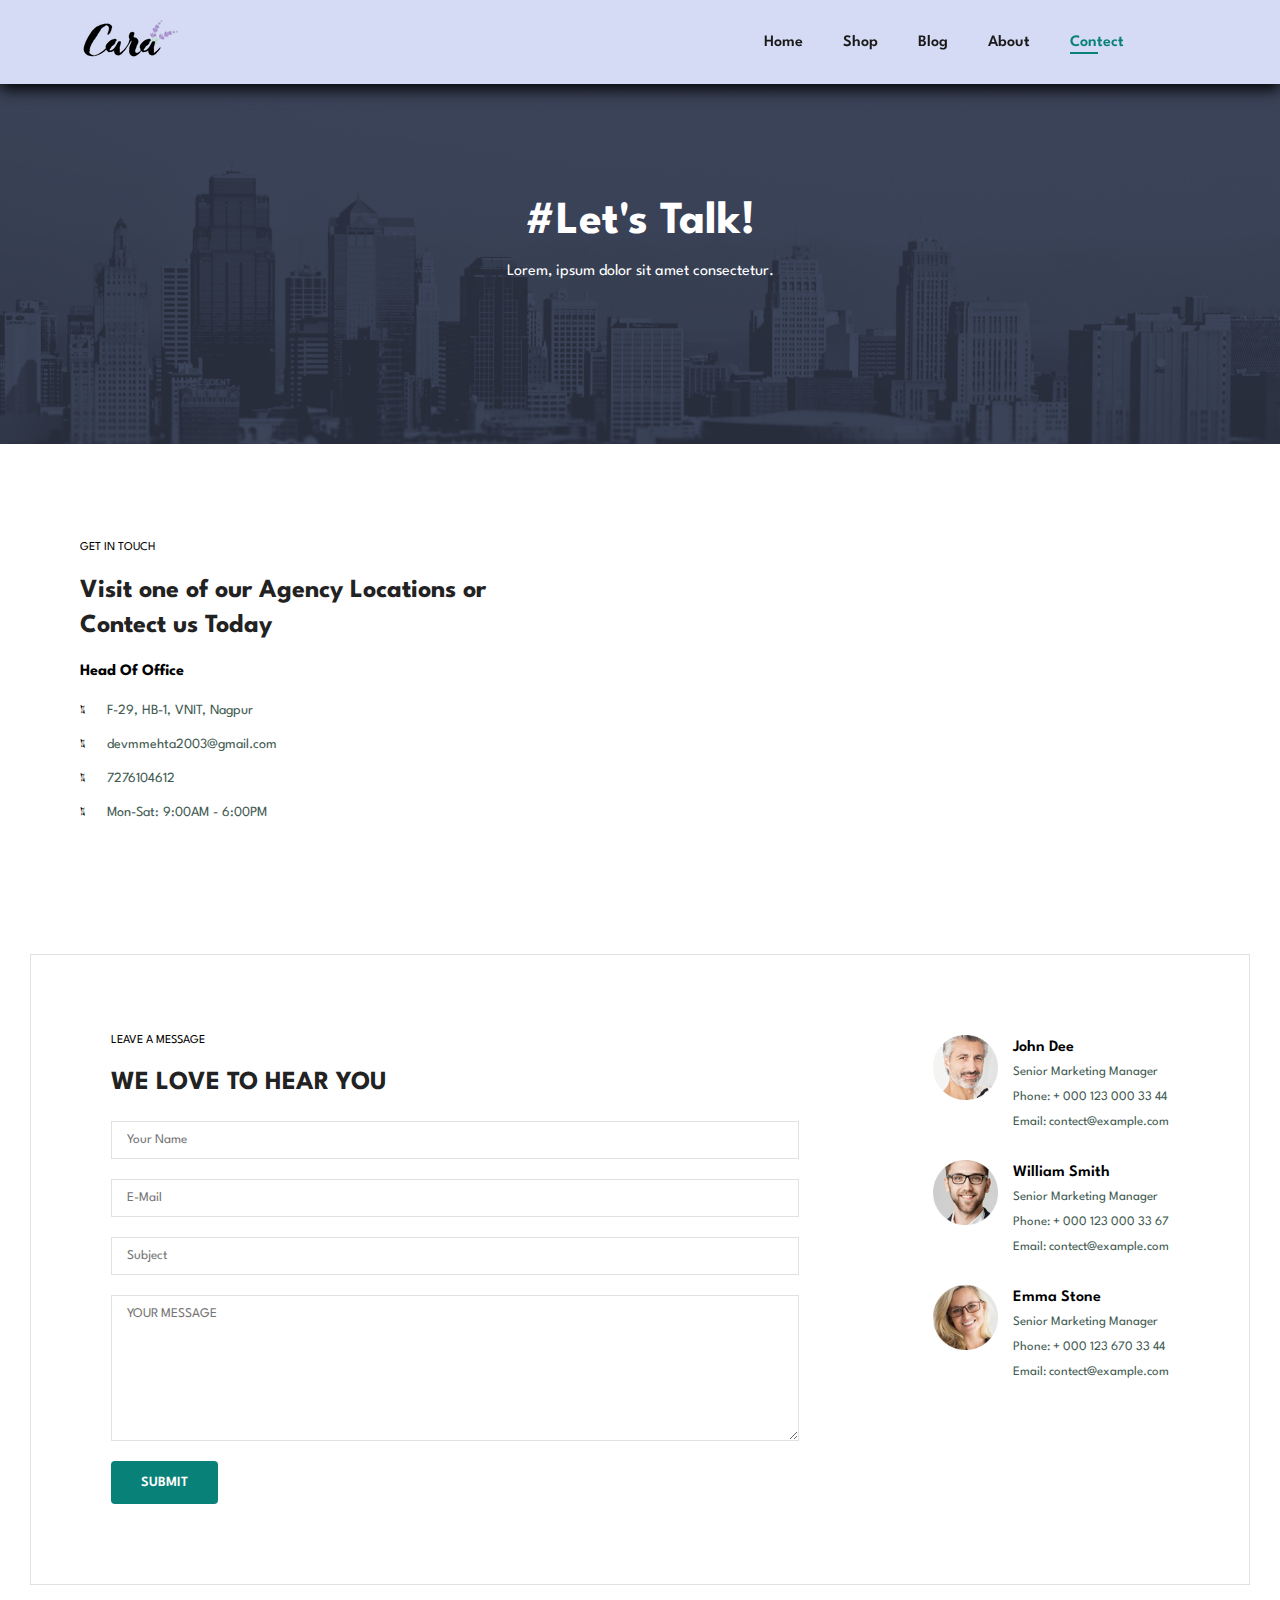
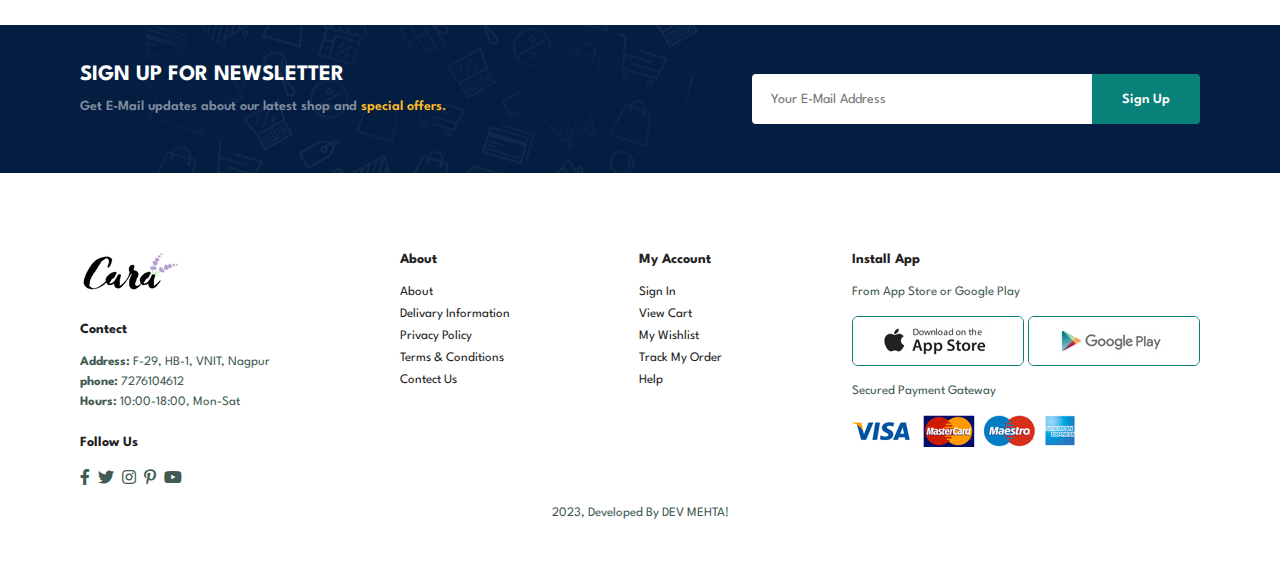
<file: contect.html>
<!DOCTYPE html>
<html lang="en">
<head>
    <meta charset="UTF-8">
    <meta name="viewport" content="width=device-width, initial-scale=1.0">
    <title>Shopping</title>
    <link rel="stylesheet" href="https://pro.fontawesome.com/releases/v5.10.0/css/all.css">
    <link rel="stylesheet" href="style.css">

    <style>
        html{
            scroll-behavior: smooth;
        }

        #goToTopBtn {
          display: none;
          position: fixed;
          bottom: 20px;
          right: 20px;
          z-index: 99;
          font-size: 16px;
          border: none;
          outline: none;
          background-color: #088178;
          color: white;
          cursor: pointer;
          padding: 15px;
          border-radius: 4px;
        }
        
        #goToTopBtn:hover {
          background-color: #088178;
        }
      </style>

</head>
<body>
     
    <section id="header">
        <a href="#"><img src="./img/logo.png" class="logo" alt=""></a>

        <div>
            <ul id="navbar">
                <li><a href="index.html">Home</a></li>
                <li><a href="shop.html">Shop</a></li>
                <li><a href="blog.html">Blog</a></li>
                <li><a href="about.html">About</a></li>
                <li><a class="active" href="contect.html">Contect</a></li>
                <li id="lg-bag"><a href="cart.html"><i class="far fa-shopping-bag"></i></a></li>
                <a href="#" id="close"><i class="far fa-times"></i></a>
            </ul>
        </div>
        <div id="mobile">
          <a href="cart.html"><i class="far fa-shopping-bag"></i></a>
          <i id="bar" class="fas fa-outdent"></i>
        </div>
    </section>

    <section id="page-header" class="about-header">

        <h2>#Let's Talk!</h2>
        <p>Lorem, ipsum dolor sit amet consectetur.<p>    

    </section>

    <section id="contect-details" class="section-p1">
        <div class="details">
            <span>GET IN TOUCH</span>
            <h2>Visit one of our Agency Locations or Contect us Today</h2>
            <h3>Head Of Office</h3>
            <div>
                <li>
                    <i class="fal fa-map"></i>
                    <p> F-29, HB-1, VNIT, Nagpur</p>
                </li>

                <li>
                    <i class="fal fa-envelope"></i>
                    <p> devmmehta2003@gmail.com</p>
                </li>

                <li>
                    <i class="fal fa-phone-alt"></i>
                    <p> 7276104612</p>
                </li>

                <li>
                    <i class="fal fa-clock"></i>
                    <p> Mon-Sat: 9:00AM - 6:00PM</p>
                </li>
            </div>
        </div>
        <div class="map">
            <iframe src="https://www.google.com/maps/embed?pb=!1m18!1m12!1m3!1d3721.7321639135866!2d79.04894293801216!3d21.123241680630805!2m3!1f0!2f0!3f0!3m2!1i1024!2i768!4f13.1!3m3!1m2!1s0x3bd4c070e8004c25%3A0xdcfcc32c89158bc3!2sVisvesvaraya%20National%20Institute%20Of%20Technology!5e0!3m2!1sen!2sin!4v1687288951270!5m2!1sen!2sin" width="600" height="450" style="border:0;" allowfullscreen="" loading="lazy" referrerpolicy="no-referrer-when-downgrade"></iframe>
        </div>
    </section>

    <section id="form-details">
        <form action="">
            <span>LEAVE A MESSAGE</span>
            <h2>WE LOVE TO HEAR YOU</h2>
            <input type="text" placeholder="Your Name">
            <input type="text" placeholder="E-Mail">
            <input type="text" placeholder="Subject">
            <textarea name="" id="" cols="30" rows="10" placeholder="YOUR MESSAGE"></textarea>
            <button class="normal">SUBMIT</button>
        </form>

        <div class="people">
            <div>
            <img src="/img/people/1.png">
            <p><span>John Dee</span>Senior Marketing Manager <br> Phone: + 000 123 000 33 44 <br>Email: contect@example.com</p>
        </div>

            <div>
            <img src="/img/people/2.png">
            <p><span>William Smith</span>Senior Marketing Manager <br> Phone: + 000 123 000 33 67 <br>Email: contect@example.com</p>
        </div>

            <div>
            <img src="/img/people/3.png">
            <p><span>Emma Stone</span>Senior Marketing Manager <br> Phone: + 000 123 670 33 44 <br>Email: contect@example.com</p>
        </div>
       </div> 
    </section>

    <section id="newsletter" class="section-p1 section-m1">
        <div class="newstext">
            <h4>SIGN UP FOR NEWSLETTER</h4>
            <p>Get E-Mail updates about our latest shop and <span>special offers.</span></p>
        </div>
        <div class="form">
            <input type="text" placeholder="Your E-Mail Address">
            <button class="normal">Sign Up</button>
        </div>
    </section>
    
    <footer class="section-p1">
      <div class="col">
        <img class="logo" src="img/logo.png">
        <h4>Contect</h4>
        <p><strong>Address:</strong> F-29, HB-1, VNIT, Nagpur</p>
        <p><strong>phone:</strong> 7276104612</p>
        <p><strong>Hours:</strong> 10:00-18:00, Mon-Sat</p>

        <div class="follow">
            <h4>Follow Us</h4>
            <div class="icon">
                <i class="fab fa-facebook-f"></i>
                <i class="fab fa-twitter"></i>
                <i class="fab fa-instagram"></i>
                <i class="fab fa-pinterest-p"></i>
                <i class="fab fa-youtube"></i>
            </div>
        </div>
      </div>

      <div class="col">
        <h4>About</h4>
        <a href="#">About</a>
        <a href="#">Delivary Information</a>
        <a href="#">Privacy Policy</a>
        <a href="#">Terms & Conditions</a>
        <a href="#">Contect Us</a>
      </div>

      <div class="col">
        <h4>My Account</h4>
        <a href="#">Sign In</a>
        <a href="#">View Cart</a>
        <a href="#">My Wishlist</a>
        <a href="#">Track My Order</a>
        <a href="#">Help</a>
      </div>

      <div class="col install">
        <h4>Install App</h4>
        <p>From App Store or Google Play</p>
        <div class="row">
            <img src="img/pay/app.jpg">
            <img src="img/pay/play.jpg">
        </div>
        <p>Secured Payment Gateway</p>
        <img src="img/pay/pay.png">
      </div>

      <div class="copyright">
        <p>2023, Developed By DEV MEHTA!</p>
      </div>
    </footer>

    <button onclick="goToTop()" id="goToTopBtn" title="Go to Top"><i class="fas fa-arrow-up"></i></button>

    <script src="script.js"></script>
</body>
</html>
</file>
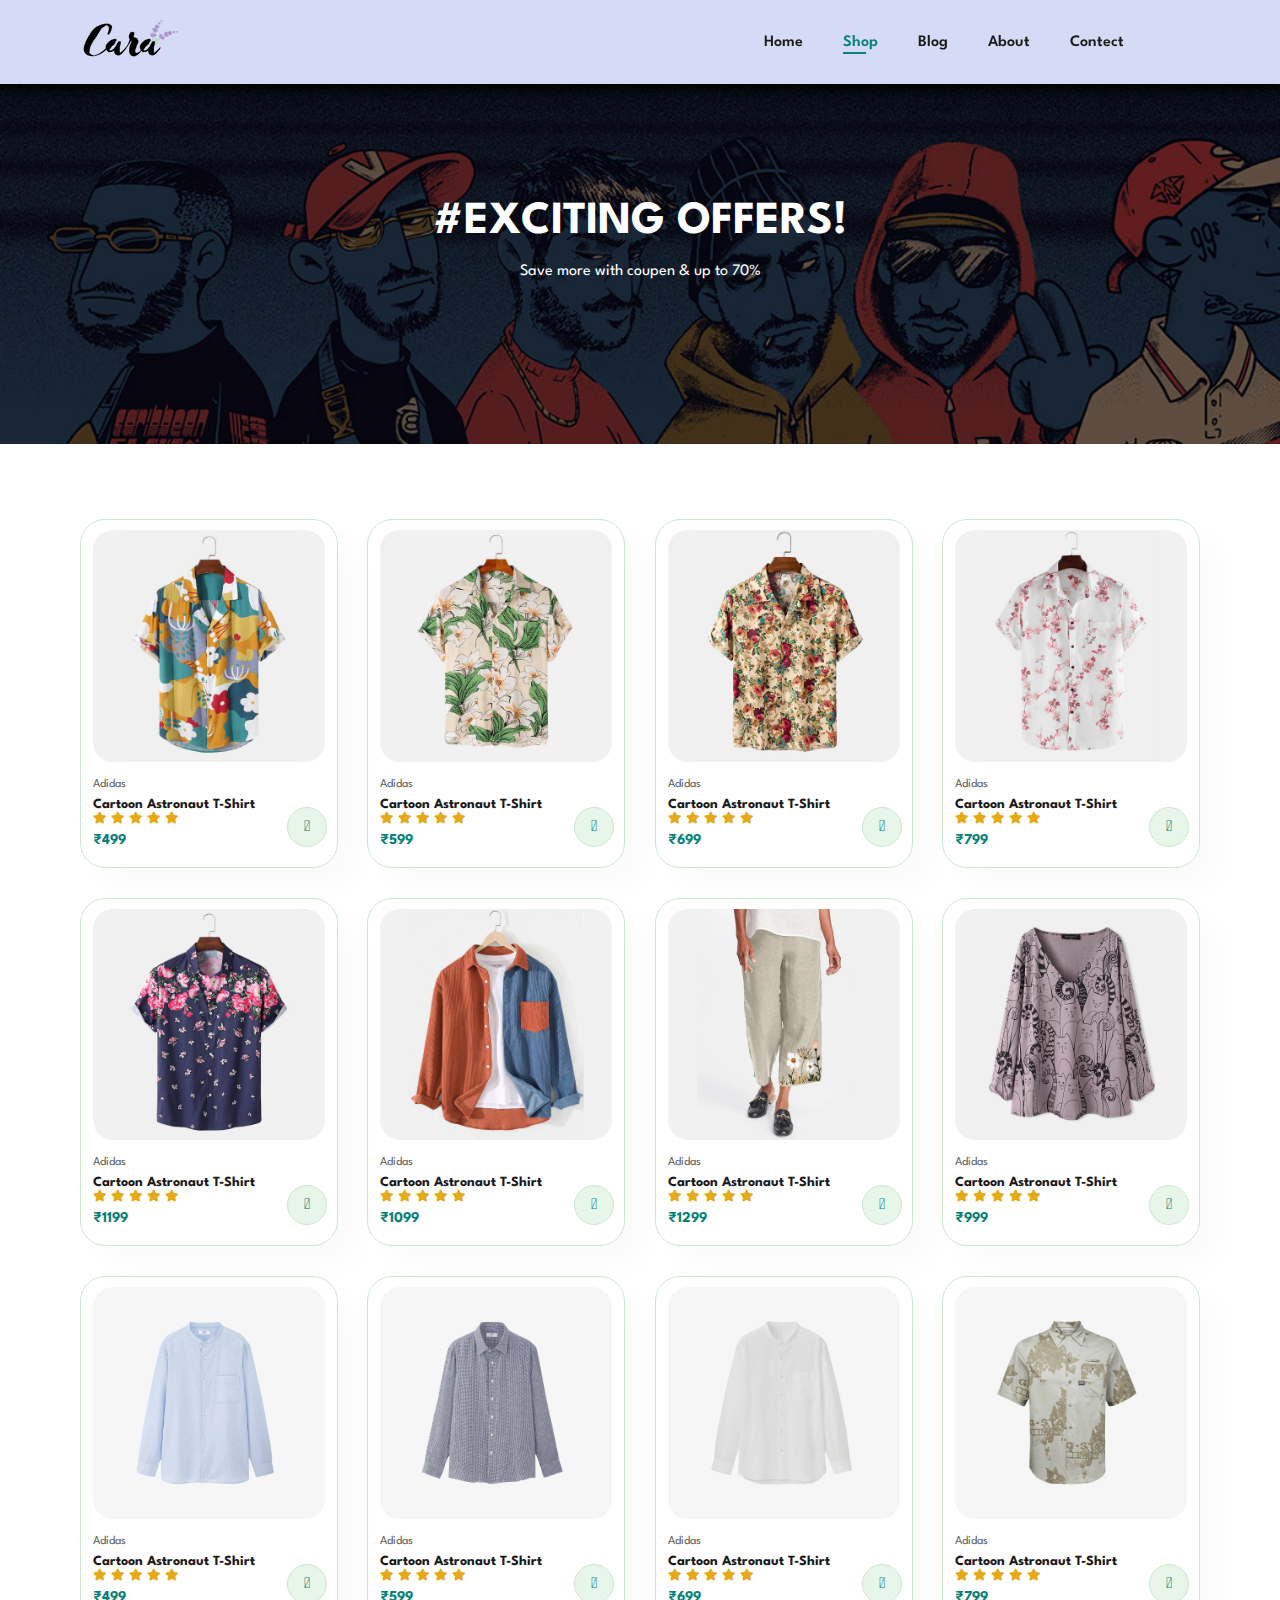
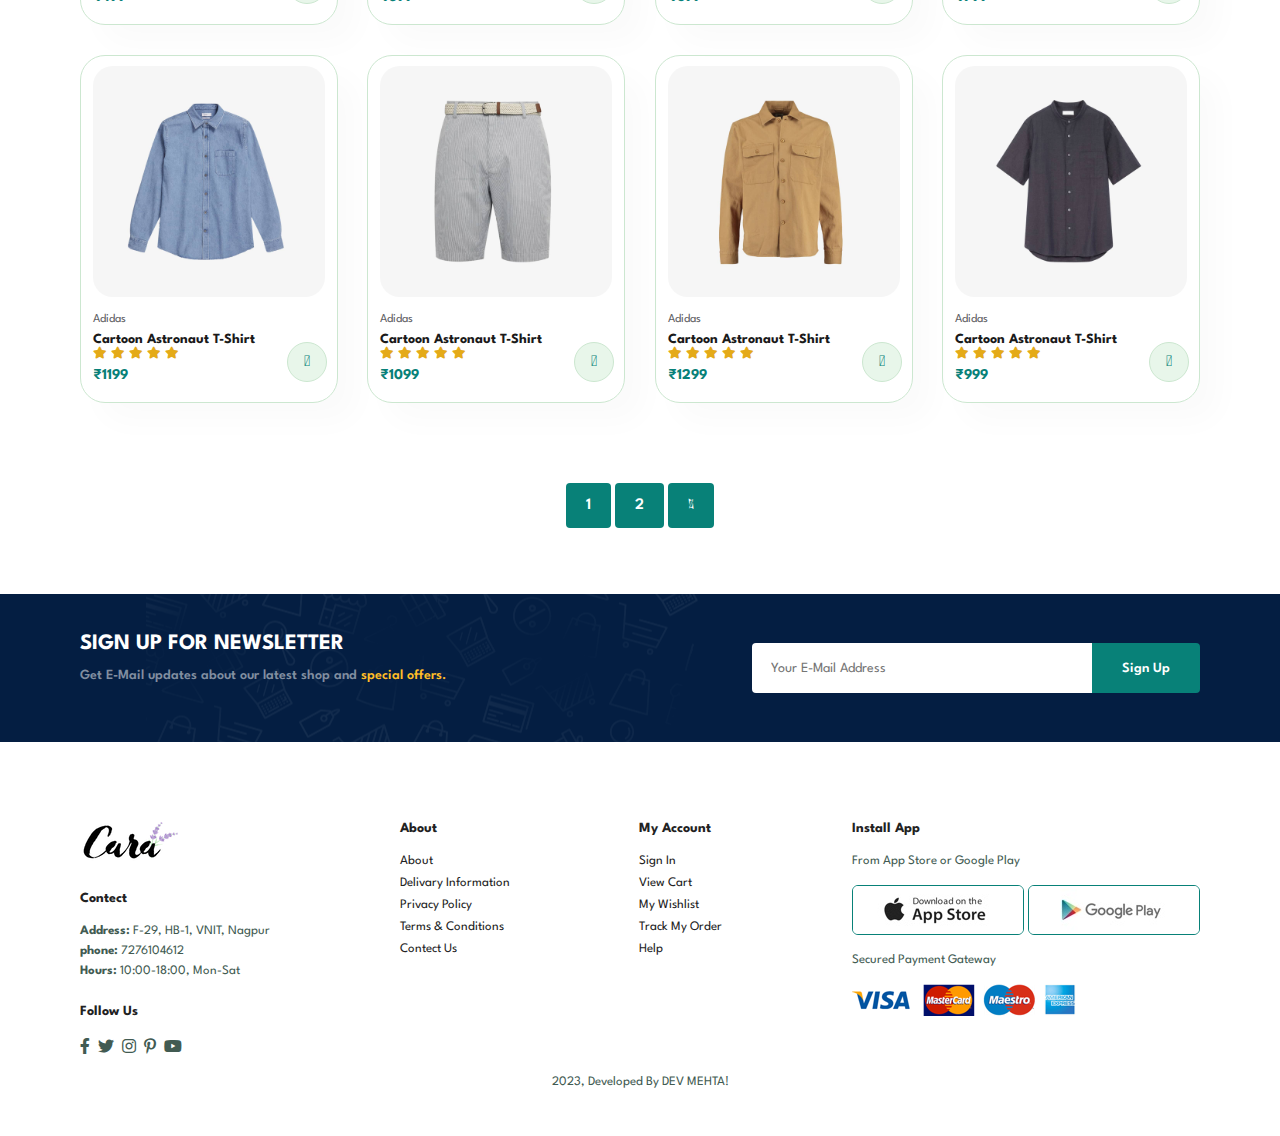
<file: shop.html>
<!DOCTYPE html>
<html lang="en">
<head>
    <meta charset="UTF-8">
    <meta name="viewport" content="width=device-width, initial-scale=1.0">
    <title>Shopping</title>
    <link rel="stylesheet" href="https://pro.fontawesome.com/releases/v5.10.0/css/all.css">
    <link rel="stylesheet" href="style.css">

    <style>
        html{
            scroll-behavior: smooth;
        }

        #goToTopBtn {
          display: none;
          position: fixed;
          bottom: 20px;
          right: 20px;
          z-index: 99;
          font-size: 16px;
          border: none;
          outline: none;
          background-color: #088178;
          color: white;
          cursor: pointer;
          padding: 15px;
          border-radius: 4px;
        }
        
        #goToTopBtn:hover {
          background-color: #088178;
        }
      </style>

</head>
<body>
     
    <section id="header">
        <a href="#"><img src="./img/logo.png" class="logo" alt=""></a>

        <div>
            <ul id="navbar">
                <li><a  href="index.html">Home</a></li>
                <li><a class="active" href="shop.html">Shop</a></li>
                <li><a href="blog.html">Blog</a></li>
                <li><a href="about.html">About</a></li>
                <li><a href="contect.html">Contect</a></li>
                <li id="lg-bag"><a href="cart.html"><i class="far fa-shopping-bag"></i></a></li>
                <a href="#" id="close"><i class="far fa-times"></i></a>
            </ul>
        </div>
        <div id="mobile">
          <a href="cart.html"><i class="far fa-shopping-bag"></i></a>
          <i id="bar" class="fas fa-outdent"></i>
        </div>
    </section>

    <section id="page-header">

        <h2>#EXCITING OFFERS!</h2>
        <p>Save more with coupen & up to 70%<p>    

    </section>

    <section id="product1" class="section-p1">
        <div class="pro-container">
            <div class="pro" onclick="window.location.href='sproduct.html';">
                <img src="img/products/f1.jpg">
                <div class="des">
                    <span>Adidas</span>
                    <h5>Cartoon Astronaut T-Shirt</h5>
                    <div class="star">
                        <i class="fas fa-star"></i>
                        <i class="fas fa-star"></i>
                        <i class="fas fa-star"></i>
                        <i class="fas fa-star"></i>
                        <i class="fas fa-star"></i>
                    </div>
                    <h4>₹499</h4>
                </div>
                <a href="#"><i class="fal fa-shopping-cart cart"></i></a>
            </div>

            <div class="pro">
                <img src="img/products/f2.jpg">
                <div class="des">
                    <span>Adidas</span>
                    <h5>Cartoon Astronaut T-Shirt</h5>
                    <div class="star">
                        <i class="fas fa-star"></i>
                        <i class="fas fa-star"></i>
                        <i class="fas fa-star"></i>
                        <i class="fas fa-star"></i>
                        <i class="fas fa-star"></i>
                    </div>
                    <h4>₹599</h4>
                </div>
                <a href="#"><i class="fal fa-shopping-cart cart"></i></a>
            </div>

            <div class="pro">
                <img src="img/products/f3.jpg">
                <div class="des">
                    <span>Adidas</span>
                    <h5>Cartoon Astronaut T-Shirt</h5>
                    <div class="star">
                        <i class="fas fa-star"></i>
                        <i class="fas fa-star"></i>
                        <i class="fas fa-star"></i>
                        <i class="fas fa-star"></i>
                        <i class="fas fa-star"></i>
                    </div>
                    <h4>₹699</h4>
                </div>
                <a href="#"><i class="fal fa-shopping-cart cart"></i></a>
            </div>

            <div class="pro">
                <img src="img/products/f4.jpg">
                <div class="des">
                    <span>Adidas</span>
                    <h5>Cartoon Astronaut T-Shirt</h5>
                    <div class="star">
                        <i class="fas fa-star"></i>
                        <i class="fas fa-star"></i>
                        <i class="fas fa-star"></i>
                        <i class="fas fa-star"></i>
                        <i class="fas fa-star"></i>
                    </div>
                    <h4>₹799</h4>
                </div>
                <a href="#"><i class="fal fa-shopping-cart cart"></i></a>
            </div>

            <div class="pro">
                <img src="img/products/f5.jpg">
                <div class="des">
                    <span>Adidas</span>
                    <h5>Cartoon Astronaut T-Shirt</h5>
                    <div class="star">
                        <i class="fas fa-star"></i>
                        <i class="fas fa-star"></i>
                        <i class="fas fa-star"></i>
                        <i class="fas fa-star"></i>
                        <i class="fas fa-star"></i>
                    </div>
                    <h4>₹1199</h4>
                </div>
                <a href="#"><i class="fal fa-shopping-cart cart"></i></a>
            </div>

            <div class="pro">
                <img src="img/products/f6.jpg">
                <div class="des">
                    <span>Adidas</span>
                    <h5>Cartoon Astronaut T-Shirt</h5>
                    <div class="star">
                        <i class="fas fa-star"></i>
                        <i class="fas fa-star"></i>
                        <i class="fas fa-star"></i>
                        <i class="fas fa-star"></i>
                        <i class="fas fa-star"></i>
                    </div>
                    <h4>₹1099</h4>
                </div>
                <a href="#"><i class="fal fa-shopping-cart cart"></i></a>
            </div>

            <div class="pro">
                <img src="img/products/f7.jpg">
                <div class="des">
                    <span>Adidas</span>
                    <h5>Cartoon Astronaut T-Shirt</h5>
                    <div class="star">
                        <i class="fas fa-star"></i>
                        <i class="fas fa-star"></i>
                        <i class="fas fa-star"></i>
                        <i class="fas fa-star"></i>
                        <i class="fas fa-star"></i>
                    </div>
                    <h4>₹1299</h4>
                </div>
                <a href="#"><i class="fal fa-shopping-cart cart"></i></a>
            </div>

            <div class="pro">
                <img src="img/products/f8.jpg">
                <div class="des">
                    <span>Adidas</span>
                    <h5>Cartoon Astronaut T-Shirt</h5>
                    <div class="star">
                        <i class="fas fa-star"></i>
                        <i class="fas fa-star"></i>
                        <i class="fas fa-star"></i>
                        <i class="fas fa-star"></i>
                        <i class="fas fa-star"></i>
                    </div>
                    <h4>₹999</h4>
                </div>
                <a href="#"><i class="fal fa-shopping-cart cart"></i></a>
            </div>
        
            <div class="pro">
                <img src="img/products/n1.jpg">
                <div class="des">
                    <span>Adidas</span>
                    <h5>Cartoon Astronaut T-Shirt</h5>
                    <div class="star">
                        <i class="fas fa-star"></i>
                        <i class="fas fa-star"></i>
                        <i class="fas fa-star"></i>
                        <i class="fas fa-star"></i>
                        <i class="fas fa-star"></i>
                    </div>
                    <h4>₹499</h4>
                </div>
                <a href="#"><i class="fal fa-shopping-cart cart"></i></a>
            </div>

            <div class="pro">
                <img src="img/products/n2.jpg">
                <div class="des">
                    <span>Adidas</span>
                    <h5>Cartoon Astronaut T-Shirt</h5>
                    <div class="star">
                        <i class="fas fa-star"></i>
                        <i class="fas fa-star"></i>
                        <i class="fas fa-star"></i>
                        <i class="fas fa-star"></i>
                        <i class="fas fa-star"></i>
                    </div>
                    <h4>₹599</h4>
                </div>
                <a href="#"><i class="fal fa-shopping-cart cart"></i></a>
            </div>

            <div class="pro">
                <img src="img/products/n3.jpg">
                <div class="des">
                    <span>Adidas</span>
                    <h5>Cartoon Astronaut T-Shirt</h5>
                    <div class="star">
                        <i class="fas fa-star"></i>
                        <i class="fas fa-star"></i>
                        <i class="fas fa-star"></i>
                        <i class="fas fa-star"></i>
                        <i class="fas fa-star"></i>
                    </div>
                    <h4>₹699</h4>
                </div>
                <a href="#"><i class="fal fa-shopping-cart cart"></i></a>
            </div>

            <div class="pro">
                <img src="img/products/n4.jpg">
                <div class="des">
                    <span>Adidas</span>
                    <h5>Cartoon Astronaut T-Shirt</h5>
                    <div class="star">
                        <i class="fas fa-star"></i>
                        <i class="fas fa-star"></i>
                        <i class="fas fa-star"></i>
                        <i class="fas fa-star"></i>
                        <i class="fas fa-star"></i>
                    </div>
                    <h4>₹799</h4>
                </div>
                <a href="#"><i class="fal fa-shopping-cart cart"></i></a>
            </div>

            <div class="pro">
                <img src="img/products/n5.jpg">
                <div class="des">
                    <span>Adidas</span>
                    <h5>Cartoon Astronaut T-Shirt</h5>
                    <div class="star">
                        <i class="fas fa-star"></i>
                        <i class="fas fa-star"></i>
                        <i class="fas fa-star"></i>
                        <i class="fas fa-star"></i>
                        <i class="fas fa-star"></i>
                    </div>
                    <h4>₹1199</h4>
                </div>
                <a href="#"><i class="fal fa-shopping-cart cart"></i></a>
            </div>

            <div class="pro">
                <img src="img/products/n6.jpg">
                <div class="des">
                    <span>Adidas</span>
                    <h5>Cartoon Astronaut T-Shirt</h5>
                    <div class="star">
                        <i class="fas fa-star"></i>
                        <i class="fas fa-star"></i>
                        <i class="fas fa-star"></i>
                        <i class="fas fa-star"></i>
                        <i class="fas fa-star"></i>
                    </div>
                    <h4>₹1099</h4>
                </div>
                <a href="#"><i class="fal fa-shopping-cart cart"></i></a>
            </div>

            <div class="pro">
                <img src="img/products/n7.jpg">
                <div class="des">
                    <span>Adidas</span>
                    <h5>Cartoon Astronaut T-Shirt</h5>
                    <div class="star">
                        <i class="fas fa-star"></i>
                        <i class="fas fa-star"></i>
                        <i class="fas fa-star"></i>
                        <i class="fas fa-star"></i>
                        <i class="fas fa-star"></i>
                    </div>
                    <h4>₹1299</h4>
                </div>
                <a href="#"><i class="fal fa-shopping-cart cart"></i></a>
            </div>

            <div class="pro">
                <img src="img/products/n8.jpg">
                <div class="des">
                    <span>Adidas</span>
                    <h5>Cartoon Astronaut T-Shirt</h5>
                    <div class="star">
                        <i class="fas fa-star"></i>
                        <i class="fas fa-star"></i>
                        <i class="fas fa-star"></i>
                        <i class="fas fa-star"></i>
                        <i class="fas fa-star"></i>
                    </div>
                    <h4>₹999</h4>
                </div>
                <a href="#"><i class="fal fa-shopping-cart cart"></i></a>
            </div>
        </div>
    </section>

    <section id="pagination" class="section-p1">
        <a href="#">1</a>
        <a href="#">2</a>
        <a href="#"><i class="fal fa-long-arrow-alt-right"></i></a>
    </section>

    <section id="newsletter" class="section-p1 section-m1">
        <div class="newstext">
            <h4>SIGN UP FOR NEWSLETTER</h4>
            <p>Get E-Mail updates about our latest shop and <span>special offers.</span></p>
        </div>
        <div class="form">
            <input type="text" placeholder="Your E-Mail Address">
            <button class="normal">Sign Up</button>
        </div>
    </section>

    <footer class="section-p1">
      <div class="col">
        <img class="logo" src="img/logo.png">
        <h4>Contect</h4>
        <p><strong>Address:</strong> F-29, HB-1, VNIT, Nagpur</p>
        <p><strong>phone:</strong> 7276104612</p>
        <p><strong>Hours:</strong> 10:00-18:00, Mon-Sat</p>

        <div class="follow">
            <h4>Follow Us</h4>
            <div class="icon">
                <i class="fab fa-facebook-f"></i>
                <i class="fab fa-twitter"></i>
                <i class="fab fa-instagram"></i>
                <i class="fab fa-pinterest-p"></i>
                <i class="fab fa-youtube"></i>
            </div>
        </div>
      </div>

      <div class="col">
        <h4>About</h4>
        <a href="#">About</a>
        <a href="#">Delivary Information</a>
        <a href="#">Privacy Policy</a>
        <a href="#">Terms & Conditions</a>
        <a href="#">Contect Us</a>
      </div>

      <div class="col">
        <h4>My Account</h4>
        <a href="#">Sign In</a>
        <a href="#">View Cart</a>
        <a href="#">My Wishlist</a>
        <a href="#">Track My Order</a>
        <a href="#">Help</a>
      </div>

      <div class="col install">
        <h4>Install App</h4>
        <p>From App Store or Google Play</p>
        <div class="row">
            <img src="img/pay/app.jpg">
            <img src="img/pay/play.jpg">
        </div>
        <p>Secured Payment Gateway</p>
        <img src="img/pay/pay.png">
      </div>

      <div class="copyright">
        <p>2023, Developed By DEV MEHTA!</p>
      </div>
    </footer>

    <button onclick="goToTop()" id="goToTopBtn" title="Go to Top"><i class="fas fa-arrow-up"></i></button>

    <script src="script.js"></script>
</body>
</html>
</file>
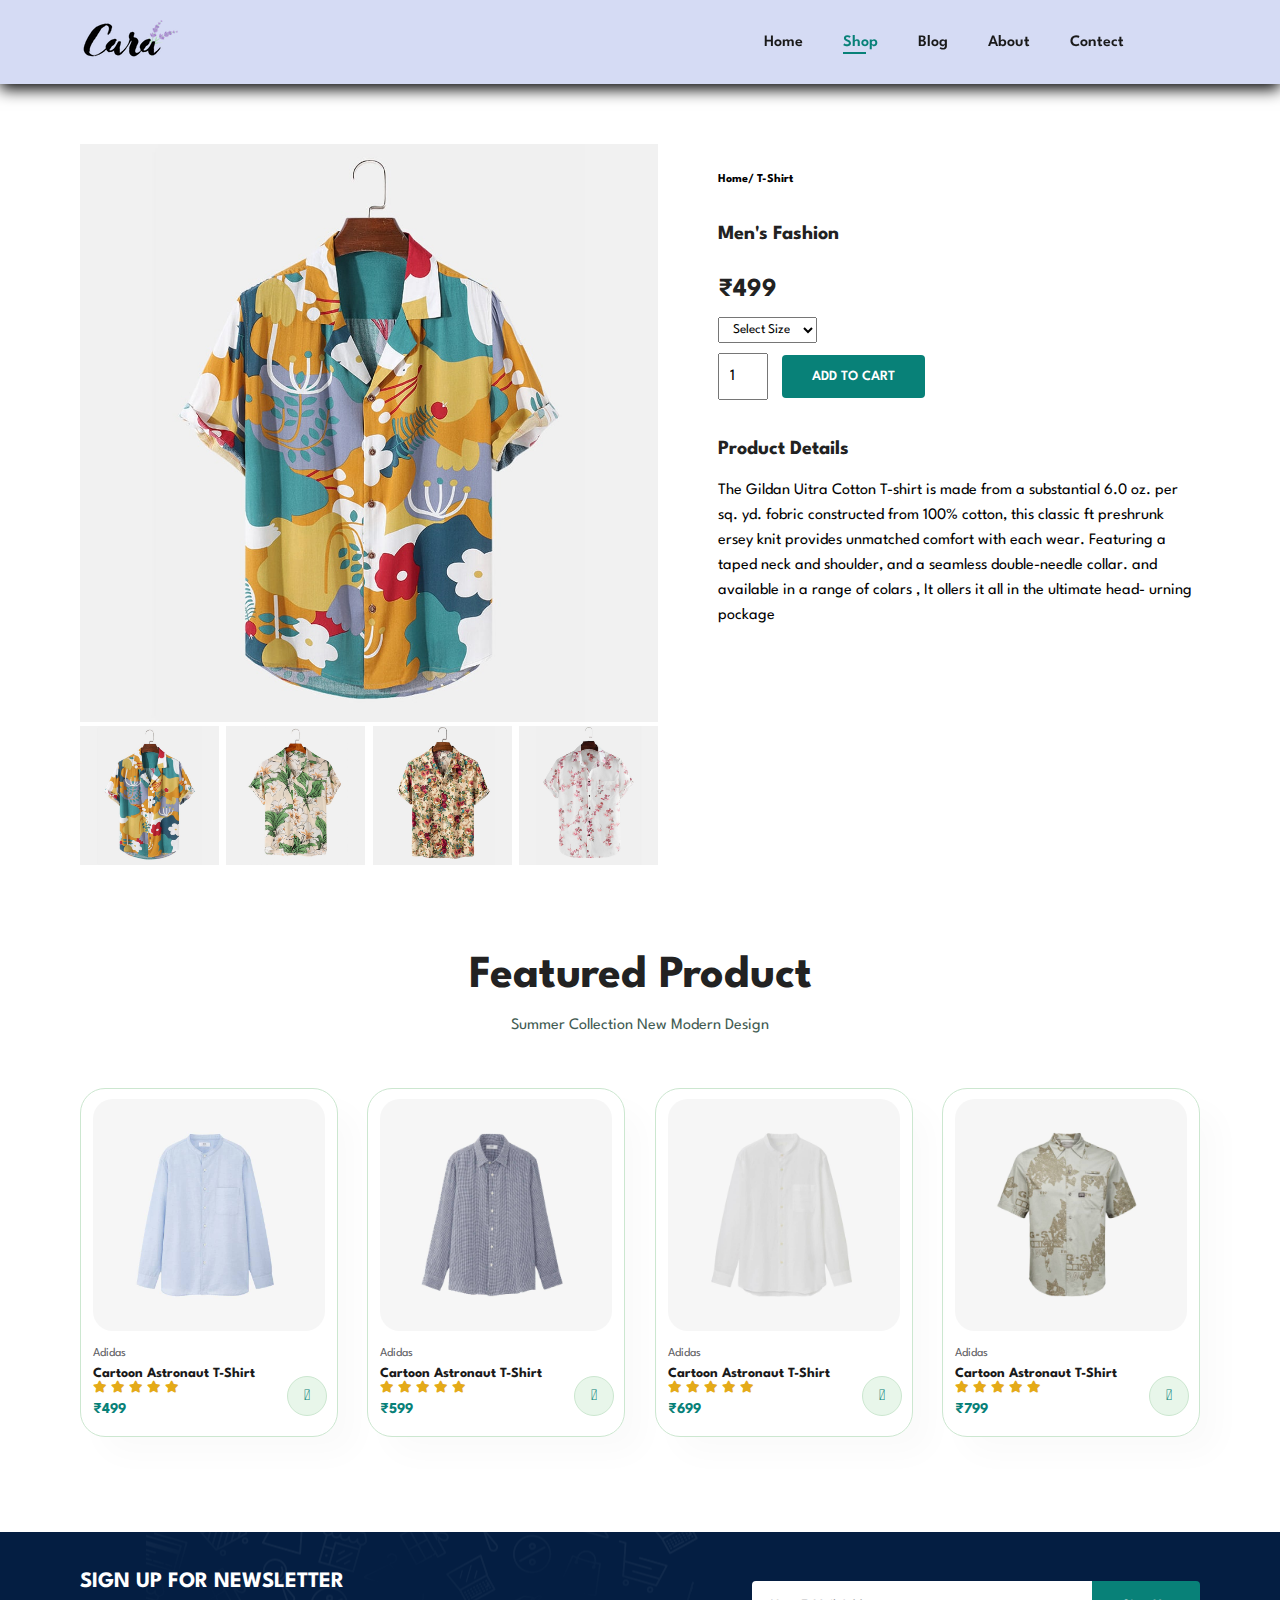
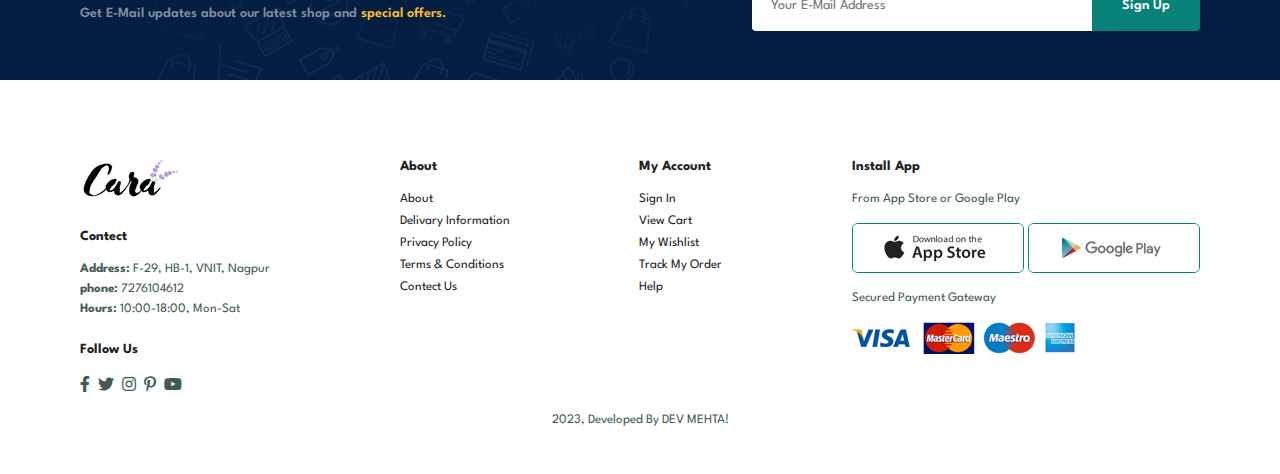
<file: sproduct.html>
<!DOCTYPE html>
<html lang="en">
<head>
    <meta charset="UTF-8">
    <meta name="viewport" content="width=device-width, initial-scale=1.0">
    <title>Shopping</title>
    <link rel="stylesheet" href="https://pro.fontawesome.com/releases/v5.10.0/css/all.css">
    <link rel="stylesheet" href="style.css">
</head>
<body>
    
    <section id="header">
        <a href="#"><img src="./img/logo.png" class="logo" alt=""></a>

        <div>
            <ul id="navbar">
                <li><a  href="index.html">Home</a></li>
                <li><a class="active" href="shop.html">Shop</a></li>
                <li><a href="blog.html">Blog</a></li>
                <li><a href="about.html">About</a></li>
                <li><a href="contect.html">Contect</a></li>
                <li id="lg-bag"><a href="cart.html"><i class="far fa-shopping-bag"></i></a></li>
                <a href="#" id="close"><i class="far fa-times"></i></a>
            </ul>
        </div>
        <div id="mobile">
          <a href="cart.html"><i class="far fa-shopping-bag"></i></a>
          <i id="bar" class="fas fa-outdent"></i>
        </div>
    </section>

    <section id="prodetails" class="section-p1">
        <div class="single-pro-image">
            <img src="img/products/f1.jpg" width="100%" id="MainImg">
    
          <div class="small-img-group">
            <div class="small-img-col">
                <img src="img/products/f1.jpg" width="100%" id="MainImg">
            </div>
    
            <div class="small-img-col">
                <img src="/img/products/f2.jpg" width="100%" class="small-img">
            </div>
    
            <div class="small-img-col">
                <img src="/img/products/f3.jpg" width="100%" class="small-img">
            </div>
        
            <div class="small-img-col">
                <img src="/img/products/f4.jpg" width="100%" class="small-img">
            </div>
        </div>
    </div>

        <div class="single-pro-details">
            <h6>Home/ T-Shirt</h6>
            <h4>Men's Fashion</h4>
            <h2>₹499</h2>
            <select>
                <option>Select Size</option>
                <option>XXL</option>
                <option>XL</option>
                <option>Large</option>
                <option>Medium</option>
            </select>
            <input type="number" value="1">
            <button class="normal">ADD TO CART</button>
            <h4>Product Details</h4>
            <span>The Gildan Uitra Cotton T-shirt is made from a substantial 6.0 oz. per
                sq. yd. fobric constructed from 100% cotton, this classic ft preshrunk
                ersey knit provides unmatched comfort with each wear. Featuring a
                taped neck and shoulder, and a seamless double-needle collar. and
                available in a range of colars , It ollers it all in the ultimate head-
                urning pockage</span>
        </div>
     </section>

    <section id="product1" class="section-p1">
        <h2>Featured Product</h2> 
        <p>Summer Collection New Modern Design</p>
        <div class="pro-container">
            <div class="pro">
                <img src="img/products/n1.jpg">
                <div class="des">
                    <span>Adidas</span>
                    <h5>Cartoon Astronaut T-Shirt</h5>
                    <div class="star">
                        <i class="fas fa-star"></i>
                        <i class="fas fa-star"></i>
                        <i class="fas fa-star"></i>
                        <i class="fas fa-star"></i>
                        <i class="fas fa-star"></i>
                    </div>
                    <h4>₹499</h4>
                </div>
                <a href="#"><i class="fal fa-shopping-cart cart"></i></a>
            </div>

            <div class="pro">
                <img src="img/products/n2.jpg">
                <div class="des">
                    <span>Adidas</span>
                    <h5>Cartoon Astronaut T-Shirt</h5>
                    <div class="star">
                        <i class="fas fa-star"></i>
                        <i class="fas fa-star"></i>
                        <i class="fas fa-star"></i>
                        <i class="fas fa-star"></i>
                        <i class="fas fa-star"></i>
                    </div>
                    <h4>₹599</h4>
                </div>
                <a href="#"><i class="fal fa-shopping-cart cart"></i></a>
            </div>

            <div class="pro">
                <img src="img/products/n3.jpg">
                <div class="des">
                    <span>Adidas</span>
                    <h5>Cartoon Astronaut T-Shirt</h5>
                    <div class="star">
                        <i class="fas fa-star"></i>
                        <i class="fas fa-star"></i>
                        <i class="fas fa-star"></i>
                        <i class="fas fa-star"></i>
                        <i class="fas fa-star"></i>
                    </div>
                    <h4>₹699</h4>
                </div>
                <a href="#"><i class="fal fa-shopping-cart cart"></i></a>
            </div>

            <div class="pro">
                <img src="img/products/n4.jpg">
                <div class="des">
                    <span>Adidas</span>
                    <h5>Cartoon Astronaut T-Shirt</h5>
                    <div class="star">
                        <i class="fas fa-star"></i>
                        <i class="fas fa-star"></i>
                        <i class="fas fa-star"></i>
                        <i class="fas fa-star"></i>
                        <i class="fas fa-star"></i>
                    </div>
                    <h4>₹799</h4>
                </div>
                <a href="#"><i class="fal fa-shopping-cart cart"></i></a>
            </div>

        </div>
    </section>
  
    <section id="newsletter" class="section-p1 section-m1">
        <div class="newstext">
            <h4>SIGN UP FOR NEWSLETTER</h4>
            <p>Get E-Mail updates about our latest shop and <span>special offers.</span></p>
        </div>
        <div class="form">
            <input type="text" placeholder="Your E-Mail Address">
            <button class="normal">Sign Up</button>
        </div>
    </section>

    <footer class="section-p1">
      <div class="col">
        <img class="logo" src="img/logo.png">
        <h4>Contect</h4>
        <p><strong>Address:</strong> F-29, HB-1, VNIT, Nagpur</p>
        <p><strong>phone:</strong> 7276104612</p>
        <p><strong>Hours:</strong> 10:00-18:00, Mon-Sat</p>

        <div class="follow">
            <h4>Follow Us</h4>
            <div class="icon">
                <i class="fab fa-facebook-f"></i>
                <i class="fab fa-twitter"></i>
                <i class="fab fa-instagram"></i>
                <i class="fab fa-pinterest-p"></i>
                <i class="fab fa-youtube"></i>
            </div>
        </div>
      </div>

      <div class="col">
        <h4>About</h4>
        <a href="#">About</a>
        <a href="#">Delivary Information</a>
        <a href="#">Privacy Policy</a>
        <a href="#">Terms & Conditions</a>
        <a href="#">Contect Us</a>
      </div>

      <div class="col">
        <h4>My Account</h4>
        <a href="#">Sign In</a>
        <a href="#">View Cart</a>
        <a href="#">My Wishlist</a>
        <a href="#">Track My Order</a>
        <a href="#">Help</a>
      </div>

      <div class="col install">
        <h4>Install App</h4>
        <p>From App Store or Google Play</p>
        <div class="row">
            <img src="img/pay/app.jpg">
            <img src="img/pay/play.jpg">
        </div>
        <p>Secured Payment Gateway</p>
        <img src="img/pay/pay.png">
      </div>

      <div class="copyright">
        <p>2023, Developed By DEV MEHTA!</p>
      </div>
    </footer>

    <script>
var MainImg = document.getElementById("MainImg");
var smallimg = document.getElementsByClassName("small-img");

smallimg[0].onclick = function() {
  MainImg.src = smallimg[0].src;
}

smallimg[1].onclick = function() {
  MainImg.src = smallimg[1].src;
}

smallimg[2].onclick = function() {
  MainImg.src = smallimg[2].src;
}

smallimg[3].onclick = function() {
  MainImg.src = smallimg[3].src;
}

    </script>

    <script src="script.js"></script>
</body>
</html>
</file>
<file: style.css>
@import url('https://fonts.googleapis.com/css2?family=Spartan:wght@100;200;300;400;500;600;700;800;900&display=swap');

*{
    margin: 0;
    padding: 0;
    box-sizing: border-box;
    font-family: 'Spartan', sans-serif;
}

h1{
    font-size: 50px;
    line-height: 64px;
    color: #222;
}

h2{
    font-size: 46px;
    line-height: 54px;
    color: #222;
}

h4{
    font-size: 20px;
    color: #222;
}

h6{
    font-weight: 700;
    font-size: 12px;
}

p{
    font-size: 16px;
    color: #425b52;
    margin: 15px 0 20px 0;
}

.section-p1{
    padding: 40px 80px;
}

.section-m1{
    margin: 40px 0;
}

button.normal{
    font-size: 14px;
    font-weight: 600;
    padding: 15px 30px;
    color: #000;
    background-color: #fff;
    border-radius: 4px;
    cursor: pointer;
    border: none;
    outline: none;
    transition: 0.2s ease;

}

button.white{
    font-size: 13px;
    font-weight: 600;
    padding: 11px 18px;
    color: #fff;
    background-color:  transparent;
    cursor: pointer;
    border: 1px solid #fff;
    outline: none;
    transition: 0.2s ease;

}

button.white{
    font-size: 13px;
    font-weight: 600;
    padding: 11px 18px;
    color: #fff;
    background-color: transparent;
    cursor: pointer;
    border: 1px solid white;
    outline: none;
    transition: 0.2s ease;

}

body{
    width: 100%;
}

#header{
     display: flex;
     align-items: center;
     justify-content: space-between;
     padding: 20px 80px;
     background: #d5dbf4;
     box-shadow: 0 5px 15px rgb( 0,0,0.01);
     z-index: 999;
     position: sticky;
     top: 0;
     left: 0;
}

#navbar{
    display: flex;
    align-items: center;
    justify-content: center;
}

#navbar li{
    list-style: none;
    padding: 0 20px;
    position: relative;
}

#navbar li a{
    text-decoration:  none;
    font-size: 16px;
    font-weight: 600;
    color: #1a1a1a;
    transition: 0.3s ease-in-out;
}

#navbar li a:hover,#navbar li a.active{
    color: #088178;
}

#navbar li a.active::after,#navbar li a:hover::after{
    content: "";
    width: 30%;
    height: 2px;
    background: #088178;
    position: absolute;
    bottom: -4px;
    left: 20px;
}

#mobile{
    display: none;
    align-items: center;
}

#close{
    display: none;
}    

#hero{
    background-image: url("img/hero4.png");
    height: 90vh;
    width: 100%;
    background-size: cover;
    background-position: top 25% right 0 ;
    padding: 0 80px;
    display: flex;
    flex-direction: column;
    align-items: flex-start;
    justify-content: center;
}

#hero h4{
    padding-bottom: 15px;
}

#hero h1{
    color: #088178;
}

#hero button{
    background-image:url("img/button.png");
    background-color: transparent;
    color: #088178;
    border: 0;
    padding: 14px 80px 14px 65px;
    background-repeat: no-repeat;
    cursor: pointer;
    font-weight: 700;
    font-size: 15px;
}

#feature{
    display: flex;
    align-items: center;
    justify-content: space-between;
    flex-wrap: wrap;
}

#feature .fe-box{
    width: 180px;
    text-align: center;
    padding: 25px 15px;
    box-shadow: 20px 20px 34px rgba(0,0,0,0.03);
    border: 1px solid #cce7d0;
    border-radius: 4px;
    margin: 15px 0;
}

#feature .fe-box:hover{
    box-shadow: 10px 10px 54px rgba(70,62,221,0.1);
}

#feature .fe-box img{
    width: 100%;
    margin-bottom: 10px;
}

#feature .fe-box h6{
    display:inline-block ;
    padding: 9px 8px 6px 8px;
    line-height: 1;
    border-radius: 4px;
    background-color: #fddde4;
}

#feature .fe-box:nth-child(2) h6{
    background-color: #cdebbc;
}
#feature .fe-box:nth-child(3) h6{
    background-color: #d1e8f2;
}
#feature .fe-box:nth-child(4) h6{
    background-color: #f6dbf6;
}
#feature .fe-box:nth-child(5) h6{
    background-color: #f6dbf6;
}
#feature .fe-box:nth-child(6) h6{
    background-color: #fff2ef;
}

#product1{
    text-align: center;
}

#product1 .pro-container{
    display: flex;
    justify-content: space-between;
    padding-top: 20px;
    flex-wrap: wrap;
}

#product1 .pro{
    width: 23%;
    min-width: 250px;
    padding: 10px 12px;
    border: 1px solid #cce7d0;
    border-radius: 25px;
    cursor: pointer;
    box-shadow:20px 20px 30px rgba(0,0,0,0.02);
    margin: 15px 0;
    transition: 0.2s ease;
    position: relative;
}

#product1 .pro:hover{
    box-shadow:20px 20px 30px rgba(0,0,0,0.06);
}

#product1 .pro img{
    width: 100%;
    border-radius: 20px;
}

#product1 .pro .des{
    text-align: start;
    padding: 10px 0;
}

#product1 .pro .des span{
    color: #606063;
    font-size: 12px;
}

#product1 .pro .des h5{
    padding-top: 7px;
    color: #1a1a1a;
    font-size: 14px;
}

#product1 .pro .des i{
    font-size: 12px;
    color: rgb(228, 170, 24);
}

#product1 .pro .des h4{
    padding-top: 7px;
    font-size: 15px;
    font-weight: 700;
    color: #088178;
}

#product1 .pro .cart{
     width: 40px;
     height: 40px;
     line-height: 40px;
     border-radius: 50px;
     background-color: #e8f6ea;
     font-weight: 500;
     color: #088178;
     border: 1px solid #cce7d0;
     position: absolute;
     bottom: 20px;
     right: 10px;
}

#banner{
    display: flex;
    flex-direction: column;
    justify-content: center;
    align-items: center;
    text-align: center;
    background-image: url("/img/banner/b2.jpg");
    width: 100%;
    height: 40vh;
    background-size: cover;
    background-position: center;
}

#banner h4{
    color: #fff;
    font-size: 16px;
}

#banner h2{
    color: #fff;
    font-size: 30px;
    padding: 10px 0;
}

#banner h2 span{
    color: #ef3636;
}

#banner button:hover{
    background: #088178;
    color: #fff;
}

#sm-banner{
    display: flex;
    justify-content: space-between;
    flex-wrap: wrap;
}

#sm-banner .banner-box{
    display: flex;
    flex-direction: column;
    justify-content: center;
    align-items: flex-start;
    background-image: url("/img/banner/b17.jpg");
    min-width: 555px;
    height: 50vh;
    background-size: cover;
    background-position: center;
    padding: 30px;
}

#sm-banner .banner-box2{
    background-image: url(img/banner/b10.jpg);
}

#sm-banner h4{
    color: #fff;
    font-size: 20px;
    font-weight: 300;
}

#sm-banner h2{
    color: #fff;
    font-size: 28px;
    font-weight: 800;
}

#sm-banner span{
    color: #fff;
    font-size: 14px;
    font-weight: 500;
    padding-bottom: 15px;
}


#sm-banner .banner-box:hover button{
    background: #088178;
    border: 1px solid #088178;
}

#banner3{
    display: flex;
    justify-content: space-between;
    flex-wrap: wrap;
    padding: 0 80px;
}

#banner3 .banner-box{
    display: flex;
    flex-direction: column;
    justify-content: center;
    align-items: flex-start;
    background-image: url("/img/banner/b7.jpg");
    min-width: 32%;
    height: 30vh;
    background-size: cover;
    background-position: center;
    padding: 15px;
    margin-bottom: 20px;
}

#banner3 .banner-box2{
    background-image: url("/img/banner/b4.jpg");
}

#banner3 .banner-box3{
    background-image: url("/img/banner/b18.jpg");
}

#banner3 h2{
    color: #fff;
    font-weight: 900;
    font-size: 22px;
}

#banner3 h3{
    color: #ef3636;
    font-weight: 800;
    font-size: 15px;
}

#newsletter{
    display: flex;
    justify-content: space-between;
    flex-wrap: wrap;
    align-items: center;
    background-image: url("img/banner/b14.png");
    background-repeat: no-repeat;
    background-position: 20% 30%;
    background-color: #041e42;
}

#newsletter h4{
    font-size: 22px;
    font-weight: 700;
    color: #fff;
}

#newsletter p{
    font-size: 14px;
    font-weight: 600;
    color: #818ea0;
}

#newsletter p span{
    color: #ffbd27;
}

#newsletter .form{
    display: flex;
    width: 40%;
}

#newsletter input{
    height: 3.125rem;
    padding: 1.25em;
    font-size: 14px;
    width: 100%;
    border: 1px solid transparent;
    border-radius: 4px;
    outline: none;
    border-top-right-radius: 0;
    border-bottom-right-radius: 0;
}

#newsletter button{
    background-color: #088178;
    color: #fff;
    white-space: nowrap;
    border-top-left-radius: 0;
    border-bottom-left-radius: 0;
}

footer{
    display: flex;
    flex-wrap: wrap;
    justify-content: space-between;
}

footer .col{
    display: flex;
    flex-direction: column;
    align-items: flex-start;
    margin-bottom: 20px;
}

footer .logo{
    margin-bottom: 30px;
}

footer h4{
    font-size: 14px;
    padding-bottom: 20px;
}

footer p{
    font-size: 13px;
    margin: 0 0 8px 0;
}

footer a{
    font-size: 13px;
    text-decoration: none;
    color: #222;
    margin-bottom: 10px;
}

footer .follow{
    margin-top: 20px;
}

footer .follow i{
    color: #425b52;
    padding-right: 4px;
    cursor: pointer;
}

footer .install .row img{
    border: 1px solid #088178;
    border-radius: 6px;
}

footer .install img{
    margin: 10px 0 15px 0;
}

footer .follow i:hover, footer a:hover{
    color: #088178;
}

footer .copyright{
    width: 100%;
    text-align: center;
}

#page-header{
    background-image: url(img/banner/b1.jpg);
    width: 100%;
    height: 40vh;
    background-size: cover;
    display: flex;
    justify-content: center;
    text-align: center;
    flex-direction: column;
    padding: 14px;
}

#page-header h2, #page-header p{
    color: #fff;
}

#pagination{
    text-align: center;
}

#pagination a{
    text-decoration: none;
    background-color: #088178;
    padding: 15px 20px;
    border-radius: 4px;
    color: #fff;
    font-weight: 600;

}

#pagination a i{
    font-size: 16px;
    font-weight: 600;
}

#prodetails{
    display: flex;
    margin-top: 20px;
}

#prodetails .single-pro-image{
    width: 60%;
    margin-right: 60px;
}

.small-img-group{
    display: flex;
    justify-content: space-between;
}

.small-img-col{
    flex-basis: 24%;
    cursor: pointer;
}

#prodetails .single-pro-details{
    width: 50%;
    padding-top: 30px;
}

#prodetails .single-pro-details h4{
    padding: 40px 0 20px 0;
}

#prodetails .single-pro-details h2{
    font-size: 26px;
}

#prodetails .single-pro-details select{
    display: block;
    padding: 5px 10px;
    margin-bottom: 10px;
}

#prodetails .single-pro-details input{
    width: 50px;
    height: 47px;
    padding-left: 10px;
    font-size: 16px;
    margin-right: 10px;
}

#prodetails .single-pro-details input:focus{
    outline: none;
}

#prodetails .single-pro-details button{
    background: #088178;
    color: #fff;
}

#prodetails .single-pro-details span{
    line-height: 25px;
}

#page-header.blog-header{
    background-image: url("img/banner/b19.jpg");
}

#blog{
    padding: 150px 150px 0 150px;
}

#blog .blog-box{
    display: flex;
    align-items: center;
    width: 100%;
    position: relative;
    padding-bottom: 90px;
}

#blog .blog-img{
    width: 50%;
    margin-right: 40px;
}

#blog img{
    width: 100%;
    height: 300px;
    object-fit: cover;
}

#blog .blog-details{
    width: 50%;
}

#blog .blog-details a{
    text-decoration: none;
    font-size: 11px;
    color: #000;
    font-weight: 700;
    position: relative;
    transition: 0.3s;
}

#blog .blog-details a::after{
    content: "";
    width: 50px;
    height: 1px;
    background-color: #000;
    position: absolute;
    top: 4px;
    right: -60px;
}

#blog .blog-details a:hover{
    color: #088178;
}

#blog .blog-details a:hover::after{
    background-color: #088178;
}


#blog .blog-box h1{
    position: absolute;
    top: -40px;
    left: 0;
    font-size: 70px;
    font-weight: 700;
    color: #c9cbce;
    z-index: -8;
}

#page-header.about-header{
    background-image: url("/img/about/banner.png");
}

#about-head{
    display: flex;
    align-items: center;
}

#about-head img{
    width: 50%;
    height: auto;
}

#about-head div{
    padding: 40px;
}

#about-app{
    text-align: center;
}

#about-app .video{
     width: 70%;
     height: 100%;
     margin: 30px auto 0 auto;
}

#about-app .video video{
    width: 100%;
    height: 100%;
    border-radius: 20px;
}

#contect-details{
    display: flex;
    align-items: center;
    justify-content: space-between;
}

#contect-details .details{
    width: 40%;
}

#contect-details .details span, #form-details form span{
    font-size: 12px;
}

#contect-details .details h2,
#form-details form h2{
    font-size: 26px;
    line-height: 35px;
    padding: 20px 0;
}

#contect-details .details h3{
    font-size: 16px;
    padding-bottom: 15px;
}

#contect-details .details li{
    list-style: none;
    display: flex;
    padding: 10px 0;
}

#contect-details .details li i{
    font-size: 14px;
    padding-right: 22px;
}

#contect-details .details li p{
    margin: 0;
    font-size: 14px;
}

#contect-details .map{
    width: 55%;
    height: 400px;
}

#contect-details .map iframe{
    width: 100%;
    height: 100%;
}

#form-details{
    display: flex;
    justify-content: space-between;
    margin: 30px;
    padding: 80px;
    border: 1px solid #e1e1e1;
}

#form-details form{
width: 65%;
display: flex;
flex-direction: column;
align-items: flex-start;
}

#form-details form input,
#form-details form textarea{
    width: 100%;
    padding: 12px 15px;
    outline: none;
    margin-bottom: 20px;
    border: 1px solid #e1e1e1;
}

#form-details form button{
    background-color: #088178;
    color: #fff;
}

#form-details .people div{
    padding-bottom: 25px;
    display: flex;
    align-items: flex-start;
}

#form-details .people div img{
    width: 65px;
    height: 65px;
    object-fit: cover;
    margin-right: 15px;
}

#form-details .people div p{
    margin: 0;
    font-size: 13px;
    line-height: 25px;
}

#form-details .people div p span{
    display: block;
    font-size: 16px;
    font-weight: 600;
    color: #000;
}

#cart{
    overflow-x: auto;
}

#cart table{
    width: 100%;
    border-collapse: collapse;
    table-layout: fixed;
    white-space: nowrap;
}

#cart table img{
    width: 70px;
}

#cart table td:nth-child(1){
    width: 100px;
    text-align: center;
}

#cart table td:nth-child(2){
    width: 150px;
    text-align: center;
}

#cart table td:nth-child(3){
    width: 250px;
    text-align: center;
}

#cart table td:nth-child(4),
#cart table td:nth-child(5),
#cart table td:nth-child(6){
    width: 150px;
    text-align: center;
}

#cart table td:nth-child(5) input{
    width: 70px;
    padding: 10px 10px ;
}

#cart table thead{
    border: 1px solid #e2e9e1;
    border-left: none;
    border-right: none;
}

#cart table thead td{
    font-weight: 700;
    text-transform: uppercase;
    font-size: 13px;
    padding: 18px 0;
}

#cart table tbody tr td{
    padding-top: 15px;
}

#cart table tbody td{
    font-size: 13px;
}

#cart-add{
    display: flex;
    flex-wrap: wrap;
    justify-content: space-between;
}

#coupon{
    width: 50%;
    margin-bottom: 30px;
}

#coupon h3, #subtotal h3{
    padding-bottom: 15px;
}

#coupon input{
    padding: 10px 20px;
    outline: none;
    width: 60%;
    margin-right: 10px;
    border: 2px solid #e2e9e1;
}

#coupon button,#subtotal button{
    background-color: #088178;
    color: #fff;
    padding: 12px 20px;
}

#subtotal{
    width: 50%;
    margin-bottom: 30px;
    border: 1px solid #e2e9e1;
    padding: 30px;
}

#subtotal table{
    border-collapse: collapse;
    width: 100%;
    margin-bottom: 20px;
}

#subtotal table td{
    width: 50%;
    border: 1px solid #e2e9e1;
    padding: 10px;
    font-size: 13px;
}

@media (max-width:799px) {
    .section-p1{
        padding: 40px 40px;
    }
    #navbar{
        display: flex;
        flex-direction: column;
        align-items: flex-start;
        justify-content: flex-start;
        position: fixed;
        top: 0;
        right: -300px;
        height: 100vh;
        width: 300px;
        background-color: #e3e6f3;
        box-shadow: 0 40px 60px rgba(0,0,0,0.01);
        padding: 80px 0 0 10px;
        transition: 0.3s ;
    }

    #navbar.active{
        right: 0px;
    }

    #navbar li{
       margin-bottom: 25px; 
    }

    #mobile{
        display: flex;
        align-items: center;
    }

    #mobile i{
        color: #1a1a1a;
        font-size: 24px;
        padding-left: 20px;
        cursor: pointer;
    }

    #close{
        display: initial;
        position: absolute;
        top: 30px;
        left: 30px;
        color: #222;
        font-size: 24px;
    }

    #lg-bag{
        display: none;
    }

    #hero{
        height: 70vh;
        padding: 0 80px;
        background-position: top 30% right 30%;
    }

    #feature{
        justify-content: center;
    }

    #feature .fe-box{
        margin: 15px 15px;
    }

    #product1 .pro-container{
        justify-content: center;
    }

    #product1 .pro{
        margin: 15px;
    }

    #banner{
        height: 20vh;
    }

    #sm-banner .banner-box{
        min-width: 100%;
        height: 30vh;
    }

    #banner3 {
        padding: 0 40px;
    }

    #banner3 .banner-box{
        width: 28%;
    }

    #newsletter .form{
        width: 75%;
    }

    #form-details {
        padding: 40px;
    }

    #form-details form{
        width: 50%;
    }
}

@media (max-width:477px) {
    .section-p1{
        padding: 20px;
    }

    #header{
        padding: 10px 30px;
    }

    h1{
        font-size: 38px;
    }

    h2{
        font-size: 38px;
    }

    #hero{
        padding: 0 20px;
        background-position: 55%;
    }

    #feature{
        justify-content: space-between;
    }

    #feature .fe-box{
        width: 155px;
        margin: 0 0 15px 0;
    }

    #product1 .pro{
        width: 100%;
    }

    #banner{
        height: 40vh;
    }

    #sm-banner .banner-box{
        height: 40vh;
    }

    #sm-banner .banner-box2{
        margin-top: 20px;
    }
    
    #banner3{
        padding: 0 20px;
    }

    #banner3 .banner-box{
        width: 100%;
    }

    #newsletter{
        padding: 40px 20px;
    }

    #newsletter .form{
        width: 100%;
    }

    footer .copyright{
        width: 100%;
        text-align: center;
    }

    #prodetails{
        display: flex;
        flex-direction: column;
    }

    #prodetails .single-pro-image{
        width: 100%;
        margin-right: 30px;
    }

    #blog{
        padding: 100px 20px 0 20px;
    }

    #blog .blog-box{
        display: flex;
        flex-direction: column;
        align-items: flex-start;
    }

    #blog .blog-img{
        width: 100%;
        margin-right: 0;
        margin-bottom: 30px;
    }

    #blog .blog-details{
        width: 100%;
    }

    #about-head{
        flex-direction: column;
    }
    #about-head img{
        width: 100%;
        margin-bottom: 20px;
    }

    #about-head div{
        padding-left: 0px;
    }

    #about-head .video{
        width: 100%;
    }

    #contect-details{
        flex-direction: column;
    }

    #contect-details .details{
        width: 100%;
        margin-bottom: 30px;
    }

    #contect-details .map{
        width: 100%;
    }

    #form-details{
        margin: 10px;
        padding: 30px 10px;
        flex-wrap: wrap;
    }

    #form-details form{
        width: 100%;
        margin-bottom: 30px;
    }

    #cart-add{
        flex-direction: column;
    }

    #coupon{
        width: 100%;
    }

    #subtotal{
        width: 100%;
        padding: 20px;
    }
}
</file>
